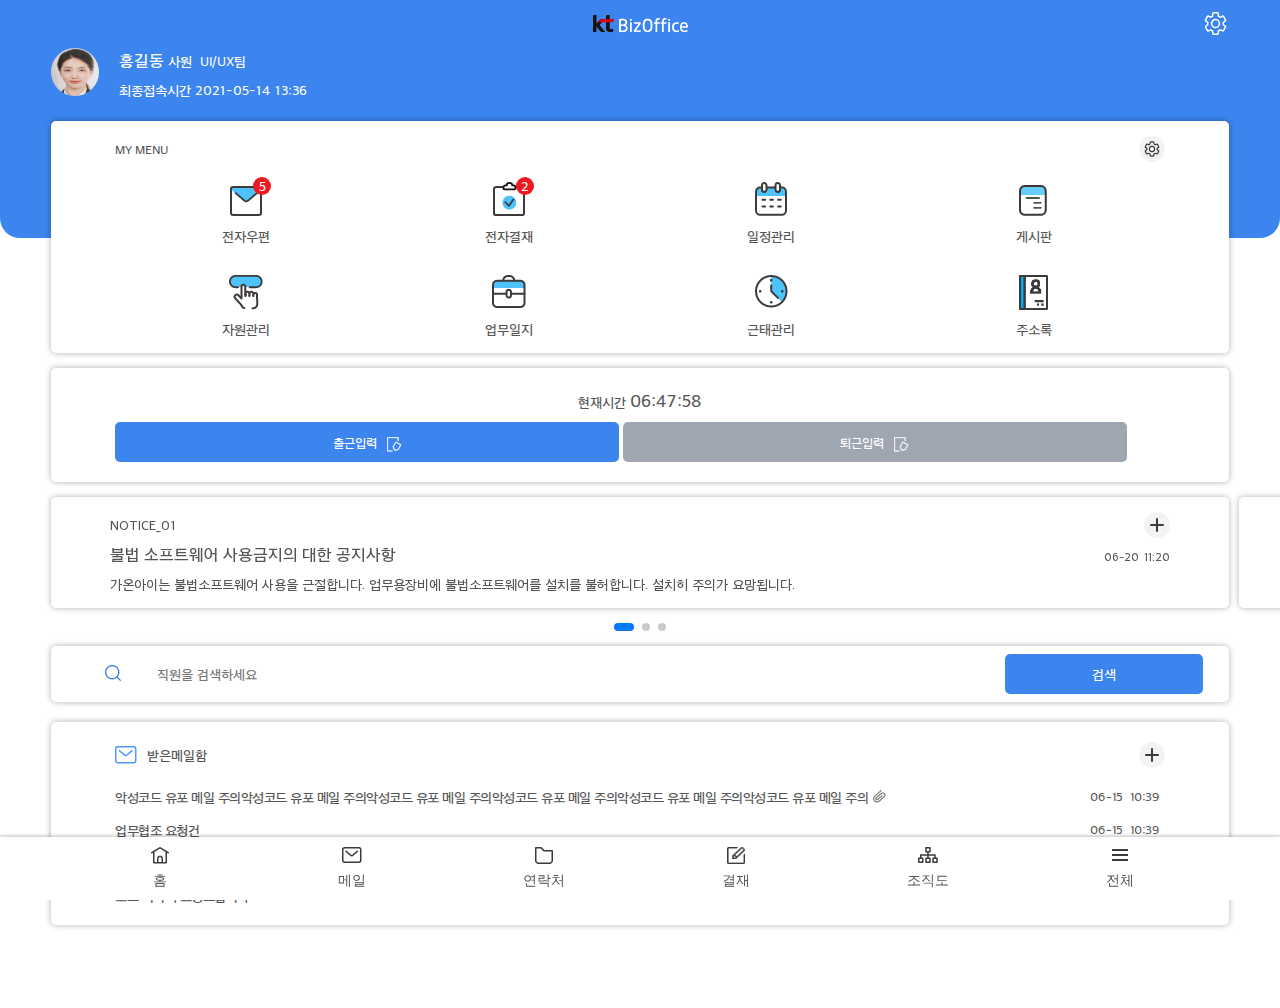
<file: 20210806_비즈오피스_모바일/mobile_index.html>
<html>
    <head>
        <meta charset="utf-8">
        <script src="https://ajax.googleapis.com/ajax/libs/jquery/1.12.4/jquery.min.js"></script>
        <meta name="viewport" content="user-scalable=yes, initial-scale=1.0, maximum-scale=8.0, minimum-scale=1.0, width=device-width">
        <link rel="stylesheet" href='swiper/swiper_cdn.css'/>
        <script src="swiper/swiper_cdn.js"></script>
        <script src='swiper/swiper.js'></script>
        <link rel='stylesheet' href='tagInput/tagInput.css'>
        <script src='tagInput/tagInput.js'></script>

        <link rel='stylesheet' type='text/css' href='css/font.css'/>
        <link rel='stylesheet' type='text/css' href='css/reset.css'/>
        <link rel='stylesheet' type='text/css' href='css/main.css'/>
        <link rel='stylesheet' type='text/css' href='css/mail_list.css'/>
        <link rel='stylesheet' type='text/css' href='css/mail_write.css'/>
        <link rel='stylesheet' type='text/css' href='css/footer.css'/>
        <link rel='stylesheet' type='text/css' href='css/menu_tab.css'/>
        <link rel='stylesheet' type='text/css' href='css/organization_chart.css'/>
        <link rel='stylesheet' type='text/css' href='css/contact.css'/>
        <link rel='stylesheet' type='text/css' href='css/mail_confirm.css'/>
        <link rel='stylesheet' type='text/css' href='css/payment.css'/>
        <script src='js/main.js'></script>
    </head>

    <body>
        <div class='wrapper'>
            <!-- main_content 시작 -->
            <div class='main_content layOut_layer' style='display:block;'>
                <header class='clearfix'>
                    <span class='kt_logo'><img src='images/logo.png' alt='kt bizoffice'></span>
                    <span class='setting_icon'><img src='images/setting_btn.png'></span>
                </header>

                <!-- info 시작 -->
                <section class='info clearfix'>
                    <p class='info_photo'>
                        <img src='images/user_photo.jpg' width='48px' height='48px'>
                    </p>

                    <dl class='info_txt'>
                        <dt><span class='info_name'>홍길동</span>&nbsp;사원&nbsp;&nbsp;UI/UX팀</dt>
                        <dd>최종접속시간&nbsp;2021-05-14&nbsp;13:36</dd>
                    </dl>
                </section>
                <!-- info 끝 -->

                <!-- my_menu 시작 -->
                <section class='my_menu clearfix'>
                    <dl class='my_menu_title'>
                        <dt>MY MENU</dt>
                        <dd><img src='images/my_menu_setting.png'></dd>
                    </dl>

                    <ul class='clearfix'>
                        <li class='my_menu_01 mb10'>
                            <dl>
                                <dt><img src='images/my_menu_01.png' style='margin-top:4px'></dt>
                                <dd>전자우편</dd>
                                <dd class='current_count'><span>5</span></dd>
                            </dl>
                        </li>
                        <li class='my_menu_01'>
                            <dl>
                                <dt><img src='images/my_menu_02.png'></dt>
                                <dd>전자결재</dd>
                                <dd class='current_count'><span>2</span></dd>
                            </dl>
                        </li>
                        <li class='my_menu_01'>
                            <dl>
                                <dt><img src='images/my_menu_03.png'></dt>
                                <dd>일정관리</dd>
                            </dl>
                        </li>
                        <li class='my_menu_01'>
                            <dl>
                                <dt><img src='images/my_menu_04.png' style='margin-top:3px'></dt>
                                <dd>게시판</dd>
                            </dl>
                        </li>
                        <li class='my_menu_01'>
                            <dl>
                                <dt><img src='images/my_menu_05.png'></dt>
                                <dd>자원관리</dd>
                            </dl>
                        </li>
                        <li class='my_menu_01'>
                            <dl>
                                <dt><img src='images/my_menu_06.png'></dt>
                                <dd>업무일지</dd>
                            </dl>
                        </li>
                        <li class='my_menu_01'>
                            <dl>
                                <dt><img src='images/my_menu_07.png'></dt>
                                <dd>근태관리</dd>
                            </dl>
                        </li>
                        <li class='my_menu_01'>
                            <dl>
                                <dt><img src='images/my_menu_08.png' height='35px'></dt>
                                <dd>주소록</dd>
                            </dl>
                        </li>
                    </ul>
                </section>
                <!-- my_menu 끝 -->

                <!-- 출퇴 시작 -->
                <section class='time_check'>
                    <p class='current_time'>
                        현재시간 <span><span id='current_hours'></span>:<span id='current_minutes'></span>:<span id='current_seconds'></span></span>
                    </p>
                    <p class='in_out_check'>
                        <span class='time_check_in on'>출근입력<img src='images/check_icon.png'></span>
                        <span class='time_check_out'>퇴근입력<img src='images/check_icon.png'></span>
                    </p>
                </section>
                <!-- 출퇴 끝 -->

                <!-- 공지사항 시작 -->
                <section class='notice swiper-container'>
                    <ul class='clearfix swiper-wrapper'>
                        <li class="swiper-slide">
                            <dl>
                                <dt>NOTICE_01</dt>
                                <dd class='more_btn'><img src='images/more_btn.png'></dd>
                            </dl>
                            <div class='notice_content'>
                                <dl class='cont_title'>
                                    <dt>불법 소프트웨어 사용금지의 대한 공지사항</dt>
                                    <dd class='cont_time'>11:20</dd>
                                    <dd class='cont_date'>06-20</dd>
                                </dl>
                                <p>가온아이는 불법소프트웨어 사용을 근절합니다. 업무용장비에 불법소프트웨어를 설치를 불허합니다. 설치히 주의가 요망됩니다.</p>
                            </div>
                        </li>
                        <li class="swiper-slide">
                            <dl>
                                <dt>NOTICE_02</dt>
                                <dd class='more_btn'><img src='images/more_btn.png'></dd>
                            </dl>
                            <div class='notice_content'>
                                <dl class='cont_title'>
                                    <dt>불법 소프트웨어 사용금지의 대한 공지사항</dt>
                                    <dd class='cont_time'>11:20</dd>
                                    <dd class='cont_date'>06-20</dd>
                                </dl>
                                <p>가온아이는 불법소프트웨어 사용을 근절합니다. 업부용장비에 불법소프트웨어를 설치를 불허합니다. 설치히 주의가 요망됩니다.</p>
                            </div>
                        </li>
                        <li class="swiper-slide">
                            <dl>
                                <dt>NOTICE_03</dt>
                                <dd class='more_btn'><img src='images/more_btn.png'></dd>
                            </dl>
                            <div class='notice_content'>
                                <dl class='cont_title'>
                                    <dt>불법 소프트웨어 사용금지의 대한 공지사항</dt>
                                    <dd class='cont_time'>11:20</dd>
                                    <dd class='cont_date'>06-20</dd>                                </dl>
                                <p>가온아이는 불법소프트웨어 사용을 근절합니다. 업부용장비에 불법소프트웨어를 설치를 불허합니다. 설치히 주의가 요망됩니다.</p>
                            </div>
                        </li>
                    </ul>
                    <!-- <section class='notice_navi'> -->
                    <div class="swiper-pagination"></div>
                    <!-- </section> -->
                </section>
                <!-- 공지사항 끝 -->

                <!-- 공지사항 네비 시작 -->
                
                <!-- 공지사항 네비 끝 -->


                <!-- 직원찾기 시작 -->
                <section class='employee_search'>
                    <form action='#' name='employee_search' class='clearfix'>
                        <img src='images/search_icon.png'><input type='text' placeholder='직원을 검색하세요'><span class='employee_search_btn'>검색</span>
                    </form>
                </section>
                <!-- 직원찾기 끝 -->

                <!-- 메일 시작 -->
                <section class='mail'>
                    <dl class='mail_title clearfix'>
                        <dt><img src='images/mail_icon.png'></dt>
                        <dt><span>받은메일함</span></dt>
                        <dd class='more_btn'><img src='images/more_btn.png'></dd>
                    </dl>
                    <div class='mail_list clearfix'>
                        <dl>
                            <dt class='mail_txt'>악성코드 유포 메일 주의악성코드 유포 메일 주의악성코드 유포 메일 주의악성코드 유포 메일 주의악성코드 유포 메일 주의악성코드 유포 메일 주의</dt><span class='link_icon'><img src='images/line_icon.png'></span>
                            <dd class='mail_time'>10:39</dd>
                            <dd class='mail_date'>06-15</dd>
                        </dl>
                        <dl>
                            <dt class='mail_txt'>업무협조 요청건</dt>
                            <dd class='mail_time'>10:39</dd>
                            <dd class='mail_date'>06-15</dd>
                        </dl>
                        <dl>
                            <dt class='mail_txt'>퇴근시 사무실 정리 안내</dt>
                            <dd class='mail_time'>10:39</dd>
                            <dd class='mail_date'>06-15</dd>
                        </dl>
                        <dl>
                            <dt class='mail_txt'>로고 이미지 요청드립니다</dt>
                            <dd class='mail_time'>10:39</dd>
                            <dd class='mail_date'>06-15</dd>
                        </dl>
                    </div>
                </section>
                <!-- 메일 끝 -->
            </div>
            <!-- main_content 끝 -->




            <!-- mail_content 시작 -->
            <div class='mail_content layOut_layer' style='display:none;'>

                <!-- 메일 상단 검은 상자 시작 -->
                <div class='list_checked_area'>
                    <dl class='clearfix'>
                        <dt><span class='current_maiL_amount'>12</span> / 100</dt>
                        <dd><span><img class='close_btn' src='images/mail_close_img.svg'></span></dd>
                    </dl>
                    <ul>
                        <li class='list_checked_menu_01'>
                            <dl>
                                <dt></dt>
                                <dd>전체선택</dd>
                            </dl>
                        </li>
                        <li class='list_checked_menu_02'>
                            <dl>
                                <dt></dt>
                                <dd>읽음</dd>
                            </dl>
                        </li>
                        <li class='list_checked_menu_03'>
                            <dl>
                                <dt></dt>
                                <dd>삭제</dd>
                            </dl>
                        </li>
                        <li class='list_checked_menu_04'>
                            <dl>
                                <dt></dt>
                                <dd>이동</dd>
                            </dl>
                        </li>
                        <li class='list_checked_menu_05'>
                            <dl>
                                <dt></dt>
                                <dd>스팸</dd>
                            </dl>
                        </li>
                    </ul>
                </div>
                <!-- 메일 상단 검은 상자 끝 -->


                <!-- header 시작-->
                <header class='clearfix'>
                    <span class='prev_page_btn'><img src='images/mail_prev_arrow.svg'></span>
                    <span>전자우편</span>
                    <span class='mail_search'><img src='images/mail_search.svg'></span>
                </header>
                <!-- header 끝 -->


                <!-- mail_list 시작 -->
                <div class='mail_list_area'>
                    <dl class='mail_list_title clearfix'>
                        <dt>
                            <span class='check_icon'><img src='images/mail_check_icon.svg'></span>
                            받은편지함
                            <span class='current_mail_amount'>13</span>
                        </dt>
                        <dd>
                            <span class='mail_reload'><img src='images/mail_reload.svg'></span>
                            <span class='mail_option'><img src='images/mail_option.svg'></span>
                        </dd>
                    </dl>
                    

                    <ul class='mail_list'>
                        <li>
                            <div class='list_left_area'>
                                <input type='checkbox' id='mail_list_01'>
                                <label for='mail_list_01'>
                                    <span></span>
                                </label>
                            </div>

                            <div class='list_right_area'>
                                <dl class='list_DL_01'>
                                    <dt>홍길동</dt>
                                    <dd class='favorite favorite_on'><span></span></dd>
                                    <dd class='mail_list_time'>10:39</dd>
                                    <dd class='mail_list_date'>2020.05.15</dd>
                                </dl>

                                <dl class='list_DL_02'>
                                    <dt class='grade_up'>[지원요청] 한림성심대학교 "그룹웨어 지원요청 건"</dt>
                                    <dd><span></span></dd>
                                </dl>
                            </div>
                        </li>

                        <li>
                            <div class='list_left_area'>
                                <input type='checkbox' id='mail_list_02'>
                                <label for='mail_list_02'>
                                    <span></span>
                                </label>
                            </div>

                            <div class='list_right_area'>
                                <dl class='list_DL_01'>
                                    <dt>홍길동</dt>
                                    <dd class='favorite favorite_off'><span></span></dd>
                                    <dd class='mail_list_time'>10:39</dd>
                                    <dd class='mail_list_date'>2020.05.15</dd>
                                </dl>

                                <dl class='list_DL_02'>
                                    <dt class='grade_down'>악성코드 유포 메일 주의</dt>
                                    <dd><span></span></dd>
                                </dl>
                            </div>
                        </li>

                        <li>
                            <div class='list_left_area'>
                                <input type='checkbox' id='mail_list_03'>
                                <label for='mail_list_03'>
                                    <span></span>
                                </label>
                            </div>

                            <div class='list_right_area'>
                                <dl class='list_DL_01'>
                                    <dt>홍길동</dt>
                                    <dd class='favorite favorite_off'><span></span></dd>
                                    <dd class='mail_list_time'>10:39</dd>
                                    <dd class='mail_list_date'>2020.05.15</dd>
                                </dl>

                                <dl class='list_DL_02'>
                                    <dt class=''>[인사/동정/부음] 7월 22일자 인사/동정/부음 안내</dt>
                                    <dd><span></span></dd>
                                </dl>
                            </div>
                        </li>

                        <li>
                            <div class='list_left_area'>
                                <input type='checkbox' id='mail_list_04'>
                                <label for='mail_list_04'>
                                    <span></span>
                                </label>
                            </div>

                            <div class='list_right_area'>
                                <dl class='list_DL_01'>
                                    <dt>홍길동</dt>
                                    <dd class='favorite favorite_off'><span></span></dd>
                                    <dd class='mail_list_time'>10:39</dd>
                                    <dd class='mail_list_date'>2020.05.15</dd>
                                </dl>

                                <dl class='list_DL_02'>
                                    <dt class=''>[가천대] 모바일 휴가기안 화면 디자인 작업 작업 작업</dt>
                                    <dd><span></span></dd>
                                </dl>
                            </div>
                        </li>

                        <li>
                            <div class='list_left_area'>
                                <input type='checkbox' id='mail_list_05'>
                                <label for='mail_list_05'>
                                    <span></span>
                                </label>
                            </div>

                            <div class='list_right_area'>
                                <dl class='list_DL_01'>
                                    <dt>홍길동</dt>
                                    <dd class='favorite favorite_off'><span></span></dd>
                                    <dd class='mail_list_time'>10:39</dd>
                                    <dd class='mail_list_date'>2020.05.15</dd>
                                </dl>

                                <dl class='list_DL_02'>
                                    <dt class=''>[현대차증권] 디자인 시안 4차 요청</dt>
                                    <dd><span></span></dd>
                                </dl>
                            </div>
                        </li>

                        <li>
                            <div class='list_left_area'>
                                <input type='checkbox' id='mail_list_06'>
                                <label for='mail_list_06'>
                                    <span></span>
                                </label>
                            </div>

                            <div class='list_right_area'>
                                <dl class='list_DL_01'>
                                    <dt>홍길동</dt>
                                    <dd class='favorite favorite_off'><span></span></dd>
                                    <dd class='mail_list_time'>10:39</dd>
                                    <dd class='mail_list_date'>2020.05.15</dd>
                                </dl>

                                <dl class='list_DL_02'>
                                    <dt class=''>[반차공지] UI/UX팀 정수연 (07/23 오후)</dt>
                                    <dd><span></span></dd>
                                </dl>
                            </div>
                        </li>

                        <li>
                            <div class='list_left_area'>
                                <input type='checkbox' id='mail_list_07'>
                                <label for='mail_list_07'>
                                    <span></span>
                                </label>
                            </div>

                            <div class='list_right_area'>
                                <dl class='list_DL_01'>
                                    <dt>홍길동</dt>
                                    <dd class='favorite favorite_off'><span></span></dd>
                                    <dd class='mail_list_time'>10:39</dd>
                                    <dd class='mail_list_date'>2020.05.15</dd>
                                </dl>

                                <dl class='list_DL_02'>
                                    <dt class=''>[닷넷표준모듈] 로그인 기능 추가관련문의</dt>
                                    <dd><span></span></dd>
                                </dl>
                            </div>
                        </li>

                        <li>
                            <div class='list_left_area'>
                                <input type='checkbox' id='mail_list_08'>
                                <label for='mail_list_08'>
                                    <span></span>
                                </label>
                            </div>

                            <div class='list_right_area'>
                                <dl class='list_DL_01'>
                                    <dt>홍길동</dt>
                                    <dd class='favorite favorite_off'><span></span></dd>
                                    <dd class='mail_list_time'>10:39</dd>
                                    <dd class='mail_list_date'>2020.05.15</dd>
                                </dl>

                                <dl class='list_DL_02'>
                                    <dt class=''>악성코드 유포 메일 주의</dt>
                                    <dd><span></span></dd>
                                </dl>
                            </div>
                        </li>
                    </ul>
                </div>

                <aside>
                    <div class='top_move' onclick='window.scrollTo(0,0);'></div>
                    <div class='write_page_move'></div>
                </aside>
            </div>
            <!-- mail_list 끝 -->


            <!-- mail_write 시작 -->
            <div class='mail_write layOut_layer'>
                <header class=''>
                    <dl>
                        <dt class='write_L'><img class='mail_write_close' src='images/close_icon.png' width='14px' height='14px'></dt>
                        <dd class='write_R send_mail'><span><img src='images/mail_send.svg'></span>발송</dd>
                        <dd class='write_R send_me'>내게쓰기</dd>
                        <dd class='write_R sign'>서명</dd>
                    </dl>
                </header>

                <div class='write_layout_area'>
                    <form>
                    <dl class='write_layout write_layout_form'>
                        <dt class='write_L_form receiver_txt'><span>받는사람</span><span class='reference_expand_icon'></span></dt>
                        <dd class='write_search'>
                            <div class='form-group'>
                                <label for='tags'></label>
                                <div class='form-control tags' id='tags'>
                                    <input type='text' class='labelinput'>
                                    <input type='hidden' value name='result'>
                                </div>
                            </div>
                        </dd>
                        <dd class='write_R_form'>
                            <span class='tree'></span><span class='address_icon'></span>
                        </dd>
                    </dl>

                    <div class='reference_expand_area'>
                        <dl class='write_layout write_layout_form'>
                            <dt class='write_L_form receiver_txt'><span>참조</span></dt>
                            <dd class='write_search'>
                                <div class='form-group'>
                                    <label for='tags'></label>
                                    <div class='form-control tags2' id='tags2'>
                                        <input type='text' class='labelinput'>
                                        <input type='hidden' value name='result'>
                                    </div>
                                </div>
                            </dd>
                            <dd class='write_R_form'>
                                <span class='tree'></span><span class='address_icon'></span>
                            </dd>
                        </dl>

                        <dl class='write_layout write_layout_form'>
                            <dt class='write_L_form receiver_txt'><span>숨은참조</span></dt>
                            <dd class='write_search'>
                                <div class='form-group'>
                                    <label for='tags'></label>
                                    <div class='form-control tags' id='tags3'>
                                        <input type='text' class='labelinput'>
                                        <input type='hidden' value name='result'>
                                    </div>
                                </div>
                            </dd>
                            <dd class='write_R_form'>
                                <span class='tree'></span><span class='address_icon'></span>
                            </dd>
                        </dl>
                    </div>

                    <div class='write_layout write_title'>
                        <input type='text' placeholder='제목을 입력해주세요'>
                    </div>

                    <div class='write_layout add_file_area'>
                        <dl class='add_file'>
                            <dt class='write_L'><span class='add_file_title'>첨부파일</span><span class='reference_expand_icon'></dt>
                            <dt class='write_L'><span class='add_file_amount'>2개</span> (106MB)</dt>
                            <dd class='write_R'><span class='file_link_icon'></span></dd>
                            <dd class='write_R per_area'><span class='per_outer'><span class='per_inner'></span></span>70%</dd>
                        </dl>
                        <div class='file_area'>
                            <ul class=''>
                                <li>
                                    <dl>
                                        <dt class='write_L'><span class='file_type_jpg'></span>3.1MB</dt>
                                        <dd class='write_R'><span class='file_delete'></span></dd>
                                    </dl>
                                    <p>화면설계서.jpg</p>
                                </li>
                                <li>
                                    <dl>
                                        <dt class='write_L'><span class='file_type_ppt'></span>100MB</dt>
                                        <dd class='write_R'><span class='file_delete'></span></dd>
                                    </dl>
                                    <p>화면설계_와이어프레임 프레임프레임프레임.ppt</p>
                                </li>
                                <li>
                                    <dl>
                                        <dt class='write_L'><span class='file_type_jpg'></span>3.1MB</dt>
                                        <dd class='write_R'><span class='file_delete'></span></dd>
                                    </dl>
                                    <p>화면설계서.jpg</p>
                                </li>
                            </ul>
                        </div>
                    </div>

                    <div class='mail_text_area'>
                        <textarea placeholder="내용을 입력해 주세요"></textarea>
                    </div>
                    </form>
                </div>
            </div>
            <!-- 메시지 작성 페이지 끝 -->


            <!-- 조직도 시작 -->
            <div class='organization_chart layOut_layer'>
                <header>
                    <p>
                        <span class='close_btn'></span>
                        <span class='header_txt'>조직도</span>
                    </p>
                </header>

                <div class='chart_area'>
                    <ul class='chart_depth_01'>
                        <li class='expand on'><p><span class='expand_icon'></span><span>(주)가온아이</span></p>
                            <ul class='chart_depth_02'>
                                <li class='expand'><span class='expand_icon'></span><span>SS사업부</span>
                                    <ul class='chart_depth_03'>
                                        <li class='expand'><span class='expand_icon'></span><span>SS기술영업팀</span>
                                            <ul class='chart_depth_04'>
                                                <li><span class='line_bg'></span><span>기술영업사원1</span></li>
                                                <li><span class='line_bg'></span><span>기술영업사원2</span></li>
                                                <li><span class='line_bg'></span><span>기술영업사원3</span></li>
                                                <li><span class='line_bg'></span><span>기술영업사원4</span></li>
                                            </ul>
                                        </li>
                                    </ul>
                                </li>

                                <li class='expand'><span class='expand_icon'></span><span>CS사업부</span>
                                    <ul class='chart_depth_03'>
                                        <li class='expand down'><span class='expand_icon'></span><span>CS개발팀1</span>
                                            <ul class='chart_depth_04'>
                                                <li class='vertical_line'><span class='line_bg'></span><span>CS개발팀사원1</span></li>
                                                <li class='vertical_line'><span class='line_bg'></span><span>CS개발팀사원1</span></li>
                                            </ul>
                                        </li>
                                    </ul>

                                    <ul class='chart_depth_03'>
                                        <li class='expand up'><span class='expand_icon'></span><span>CS개발팀2</span>
                                            <ul class='chart_depth_04'>
                                                <li><span class='line_bg'></span><span>CS개발팀사원1</span></li>
                                                <li><span class='line_bg'></span><span>CS개발팀사원1</span></li>
                                                <li><span class='line_bg'></span><span>CS개발팀사원1</span></li>
                                            </ul>
                                        </li>
                                    </ul>
                                </li>

                                <li class='expand'><span class='expand_icon'></span><span>해외사업부</span>
                                    <ul class='chart_depth_03'>
                                        <li class='expand down'><span class='expand_icon'></span><span>일본사업팀</span>
                                            <ul class='chart_depth_04'>
                                                <li class='vertical_line'><span class='line_bg'></span><span>일본사업팀사원1</span></li>
                                                <li class='vertical_line'><span class='line_bg'></span><span>일본사업팀사원2</span></li>
                                                <li class='vertical_line'><span class='line_bg'></span><span>일본사업팀사원3</span></li>
                                            </ul>
                                        </li>
                                    </ul>

                                    <ul class='chart_depth_03'>
                                        <li class='expand up'><span class='expand_icon'></span><span>미국사업팀</span>
                                            <ul class='chart_depth_04'>
                                                <li><span class='line_bg'></span><span>미국사업팀사원1</span></li>
                                                <li><span class='line_bg'></span><span>미국사업팀사원2</span></li>
                                                <li><span class='line_bg'></span><span>미국사업팀사원3</span></li>
                                            </ul>
                                        </li>
                                    </ul>
                                </li>

                                <li class='expand'><span class='expand_icon'></span><span>클라우드사업부</span>
                                    <ul class='chart_depth_03'>
                                        <li class='expand down'><span class='expand_icon'></span><span>운영팀</span>
                                            <ul class='chart_depth_04'>
                                                <li class='vertical_line'><span class='line_bg'></span><span>운영팀사원1</span></li>
                                                <li class='vertical_line'><span class='line_bg'></span><span>운영팀사원2</span></li>
                                                <li class='vertical_line'><span class='line_bg'></span><span>운영팀사원3</span></li>
                                            </ul>
                                        </li>
                                        <li class='expand up down'><span class='expand_icon'></span><span>영업마케팅팀</span>
                                            <ul class='chart_depth_04'>
                                                <li class='vertical_line'><span class='line_bg'></span><span>영업마케팅팀사원1</span></li>
                                                <li class='vertical_line'><span class='line_bg'></span><span>영업마케팅팀사원1</span></li>
                                                <li class='vertical_line'><span class='line_bg'></span><span>영업마케팅팀사원1</span></li>
                                            </ul>
                                        </li>
                                        <li class='expand up'><span class='expand_icon'></span><span>비즈메카팀</span>
                                            <ul class='chart_depth_04'>
                                                <li><span class='line_bg'></span><span>비즈메카팀사원1</span></li>
                                                <li><span class='line_bg'></span><span>비즈메카팀사원1</span></li>
                                                <li><span class='line_bg'></span><span>비즈메카팀사원1</span></li>
                                            </ul>
                                        </li>
                                    </ul>
                                </li>
                                
                                <li><span class='expand_icon'></span><span>기록관리사업부</span>
                                </li>

                                <li><span class='expand_icon'></span><span>공공융합사업부</span>
                                </li>

                                <li class='expand'><span class='expand_icon'></span><span>유통사업부</span>
                                    <ul class='chart_depth_03'>
                                        <li class='expand down'><span class='expand_icon'></span><span>유통1팀</span>
                                            <ul class='chart_depth_04'>
                                                <li class='vertical_line'><span class='line_bg'></span>유통1팀사원1</li>
                                                <li class='vertical_line'><span class='line_bg'></span>유통1팀사원2</li>
                                                <li class='vertical_line'><span class='line_bg'></span>유통1팀사원3</li>
                                            </ul>
                                        </li>
                                        <li class='expand up down'><span class='expand_icon'></span><span>유통2팀</span>
                                            <ul class='chart_depth_04'>
                                                <li class='vertical_line'><span class='line_bg'></span>유통2팀사원1</li>
                                                <li class='vertical_line'><span class='line_bg'></span>유통2팀사원2</li>
                                                <li class='vertical_line'><span class='line_bg'></span>유통2팀사원3</li>
                                            </ul>
                                        </li>
                                        <li class='expand up'><span class='expand_icon'></span><span>유통3팀</span>
                                            <ul class='chart_depth_04'>
                                                <li><span class='line_bg'></span>유통3팀사원1</li>
                                                <li><span class='line_bg'></span>유통3팀사원2</li>
                                                <li><span class='line_bg'></span>유통3팀사원3</li>
                                            </ul>
                                        </li>
                                    </ul>
                                </li>

                                <li><span class='expand_icon'></span><span>CSP사업부</span>
                                </li>

                                <li class='expand'><span class='expand_icon'></span><span>고객만족사업부</span>
                                    <ul class='chart_depth_03'>
                                        <li class='expand down'><span class='expand_icon'></span><span>솔루션기획팀</span>
                                            <ul class='chart_depth_04'>
                                                <li class='vertical_line'><span class='line_bg'></span><span>솔루션기획팀사원1</span></li></li>
                                                <li class='vertical_line'><span class='line_bg'></span><span>솔루션기획팀사원2</span></li></li>
                                                <li class='vertical_line'><span class='line_bg'></span><span>솔루션기획팀사원3</span></li></li>
                                            </ul>
                                        </li>
                                        <li class='expand up down'><span class='expand_icon'></span><span>QC팀</span>
                                            <ul class='chart_depth_04'>
                                                <li class='vertical_line'><span class='line_bg'></span><span>QC팀사원1</span></li></li>
                                                <li class='vertical_line'><span class='line_bg'></span><span>QC팀사원2</span></li></li>
                                                <li class='vertical_line'><span class='line_bg'></span><span>QC팀사원3</span></li></li>
                                            </ul>
                                        </li>
                                        <li class='expand up'><span class='expand_icon'></span><span>컨설팅팀</span>
                                            <ul class='chart_depth_04'>
                                                <li><span class='line_bg'></span><span>컨설팅팀사원1</span></li></li>
                                                <li><span class='line_bg'></span><span>컨설팅팀사원2</span></li></li>
                                                <li><span class='line_bg'></span><span>컨설팅팀사원3</span></li></li>
                                            </ul>
                                        </li>
                                    </ul>
                                </li>

                                <li class='expand'><span class='expand_icon'></span><span>SS개발부</span>
                                    <ul class='chart_depth_03'>
                                        <li class='expand down'><span class='expand_icon'></span><span>개발1팀</span>
                                            <ul class='chart_depth_04'>
                                                <li class='vertical_line'><span class='line_bg'></span><span>개발1팀사원1</span></li>
                                                <li class='vertical_line'><span class='line_bg'></span><span>개발1팀사원2</span></li>
                                                <li class='vertical_line'><span class='line_bg'></span><span>개발1팀사원3</span></li>
                                            </ul>
                                        </li>
                                        <li class='expand up down'><span class='expand_icon'></span><span>개발2팀</span>
                                            <ul class='chart_depth_04'>
                                                <li class='vertical_line'><span class='line_bg'></span><span>개발2팀사원1</span></li>
                                                <li class='vertical_line'><span class='line_bg'></span><span>개발2팀사원2</span></li>
                                                <li class='vertical_line'><span class='line_bg'></span><span>개발2팀사원3</span></li>
                                            </ul>
                                        </li>
                                        <li class='expand up'><span class='expand_icon'></span><span>솔루션2팀</span>
                                            <ul class='chart_depth_04'>
                                                <li><span class='line_bg'></span><span>솔루션2팀사원1</span></li>
                                                <li><span class='line_bg'></span><span>솔루션2팀사원2</span></li>
                                                <li><span class='line_bg'></span><span>솔루션2팀사원3</span></li>
                                            </ul>
                                        </li>
                                    </ul>
                                </li>

                                <li><span class='expand_icon'></span><span>ES개발부</span>
                                </li>

                                <li class='expand'><span class='expand_icon'></span><span>MI개발부</span>
                                    <ul class='chart_depth_03'>
                                        <li class='expand down'><span class='expand_icon'></span><span>Mobile팀</span>
                                            <ul class='chart_depth_04'>
                                                <li class='vertical_line'><span class='line_bg'></span><span>Mobile팀사원1</span></li>
                                                <li class='vertical_line'><span class='line_bg'></span><span>Mobile팀사원2</span></li>
                                                <li class='vertical_line'><span class='line_bg'></span><span>Mobile팀사원3</span></li>
                                            </ul>
                                        </li>
                                        <li class='expand up down'><span class='expand_icon'></span><span>Innovation팀</span>
                                            <ul class='chart_depth_04'>
                                                <li class='vertical_line'><span class='line_bg'></span><span>Innovation팀사원1</span></li>
                                                <li class='vertical_line'><span class='line_bg'></span><span>Innovation팀사원2</span></li>
                                                <li class='vertical_line'><span class='line_bg'></span><span>Innovation팀사원3</span></li>
                                            </ul>
                                        </li>
                                        <li class='expand up'><span class='expand_icon'></span><span>test</span>
                                            <ul class='chart_depth_04'>
                                                <li><span class='line_bg'></span><span>test팀사원1</span></li>
                                                <li><span class='line_bg'></span><span>test팀사원2</span></li>
                                                <li><span class='line_bg'></span><span>test팀사원3</span></li>
                                            </ul>
                                        </li>
                                    </ul>
                                </li>

                                <li><span class='expand_icon'></span><span>플랫폼컨설팅사업부</span>
                                </li>

                                <li class='expand'><span class='expand_icon'></span><span>지식관리연구소</span>
                                    <ul class='chart_depth_03'>
                                        <li class='expand down'><span class='expand_icon'></span><span>협업솔루션팀</span>
                                            <ul class='chart_depth_04'>
                                                <li class='vertical_line'><span class='line_bg'></span><span>협업솔루션팀사원1</span></li>
                                                <li class='vertical_line'><span class='line_bg'></span><span>협업솔루션팀사원2</span></li>
                                                <li class='vertical_line'><span class='line_bg'></span><span>협업솔루션팀사원3</span></li>
                                            </ul>
                                        </li>
                                        <li class='expand up down'><span class='expand_icon'></span><span>솔루션1팀</span>
                                            <ul class='chart_depth_04'>
                                                <li class='vertical_line'><span class='line_bg'></span><span>솔루션1팀사원1</span></li>
                                                <li class='vertical_line'><span class='line_bg'></span><span>솔루션1팀사원2/span></li>
                                                <li class='vertical_line'><span class='line_bg'></span><span>솔루션1팀사원3</span></li>
                                            </ul>
                                        </li>
                                        <li class='expand up down'><span class='expand_icon'></span><span>UI/UX팀</span>
                                            <ul class='chart_depth_04'>
                                                <li class='vertical_line'><span class='line_bg'></span><span>UI/UX팀사원1</span></li>
                                                <li class='vertical_line'><span class='line_bg'></span><span>UI/UX팀사원2</span></li>
                                                <li class='vertical_line'><span class='line_bg'></span><span>UI/UX팀사원3</span></li>
                                            </ul>
                                        </li>
                                        <li class='expand up down'><span class='expand_icon'></span><span>신사업팀</span>
                                            <ul class='chart_depth_04'>
                                                <li class='vertical_line'><span class='line_bg'></span><span>신사업팀사원1</span></li>
                                                <li class='vertical_line'><span class='line_bg'></span><span>신사업팀사원2</span></li>
                                                <li class='vertical_line'><span class='line_bg'></span><span>신사업팀사원3</span></li>
                                            </ul>
                                        </li>
                                        <li class='expand up'><span class='expand_icon'></span><span>클라우드팀</span>
                                            <ul class='chart_depth_04'>
                                                <li><span class='line_bg'></span><span>클라우드팀사원1</span></li>
                                                <li><span class='line_bg'></span><span>클라우드팀사원2</span></li>
                                                <li><span class='line_bg'></span><span>클라우드팀사원3</span></li>
                                            </ul>
                                        </li>
                                    </ul>
                                </li>

                                <li><span class='expand_icon'></span><span>경영지원실</span>
                                </li>
                                
                                <li><span class='expand_icon'></span><span>전략기획실</span>
                                </li>

                                <li><span class='expand_icon'></span><span>기획마케팅팀</span>
                                </li>

                                <li class='expand'><span class='expand_icon'></span><span>CC사업부</span>
                                    <ul class='chart_depth_03'>
                                        <li class='expand'><span class='expand_icon'></span><span>CC기술영업팀</span>
                                            <ul class='chart_depth_04'>
                                                <li><span class='line_bg'></span><span>CC기술영업팀사원1</span></li>
                                                <li><span class='line_bg'></span><span>CC기술영업팀사원2</span></li>
                                                <li><span class='line_bg'></span><span>CC기술영업팀사원3</span></li>
                                            </ul>
                                        </li>
                                    </ul>
                                </li>

                                <li><span class='expand_icon'></span><span>해외마케팅팀</span>
                                </li>

                                <li class='expand'><span class='expand_icon'></span><span>프로젝트팀</span>
                                    <ul class='chart_depth_03'>
                                        <li class='expand down'><span class='expand_icon'></span><span>기록연구사</span>
                                            <ul class='chart_depth_04'>
                                                <li class='vertical_line'><span class='line_bg'></span><span>기록연구사사원1</span></li>
                                                <li class='vertical_line'><span class='line_bg'></span><span>기록연구사사원2</span></li>
                                                <li class='vertical_line'><span class='line_bg'></span><span>기록연구사사원3</span></li>
                                            </ul>
                                        </li>
                                        <li class='expand up down'><span class='expand_icon'></span><span>유통산업본부TM</span>
                                            <ul class='chart_depth_04'>
                                                <li class='vertical_line'><span class='line_bg'></span><span>유통산업본부TM사원1</span></li>
                                                <li class='vertical_line'><span class='line_bg'></span><span>유통산업본부TM사원2</span></li>
                                                <li class='vertical_line'><span class='line_bg'></span><span>유통산업본부TM사원3</span></li>
                                            </ul>
                                        </li>
                                        <li class='expand up'><span class='expand_icon'></span><span>프로젝트</span>
                                            <ul class='chart_depth_04'>
                                                <li><span class='line_bg'></span><span>프로젝트사원1</span></li>
                                                <li><span class='line_bg'></span><span>프로젝트사원2</span></li>
                                                <li><span class='line_bg'></span><span>프로젝트사원3</span></li>
                                            </ul>
                                        </li>
                                    </ul>
                                </li>

                                <li class='expand'><span class='expand_icon'></span><span>지원부서</span>
                                    <ul class='chart_depth_03'>
                                        <li class='expand down'><span class='expand_icon'></span><span>퇴사자임시</span>
                                            <ul class='chart_depth_04'>
                                                <li class='vertical_line'><span class='line_bg'></span><span>퇴사자임시1</span></li>
                                                <li class='vertical_line'><span class='line_bg'></span><span>퇴사자임시2</span></li>
                                                <li class='vertical_line'><span class='line_bg'></span><span>퇴사자임시3</span></li>
                                            </ul>
                                        </li>
                                        <li class='expand up down'><span class='expand_icon'></span><span>인턴</span>
                                            <ul class='chart_depth_04'>
                                                <li class='vertical_line'><span class='line_bg'></span><span>인턴사원1</span></li>
                                                <li class='vertical_line'><span class='line_bg'></span><span>인턴사원2</span></li>
                                                <li class='vertical_line'><span class='line_bg'></span><span>인턴사원3</span></li>
                                            </ul>
                                        </li>
                                        <li class='expand up down'><span class='expand_icon'></span><span>행정지원</span>
                                            <ul class='chart_depth_04'>
                                                <li class='vertical_line'><span class='line_bg'></span><span>행정지원사원1</span></li>
                                                <li class='vertical_line'><span class='line_bg'></span><span>행정지원사원2</span></li>
                                                <li class='vertical_line'><span class='line_bg'></span><span>행정지원사원3</span></li>
                                            </ul>
                                        </li>
                                        <li class='expand up down'><span class='expand_icon'></span><span>개발3팀</span>
                                            <ul class='chart_depth_04'>
                                                <li class='vertical_line'><span class='line_bg'></span><span>개발3팀사원1</span></li>
                                                <li class='vertical_line'><span class='line_bg'></span><span>개발3팀사원2</span></li>
                                                <li class='vertical_line'><span class='line_bg'></span><span>개발3팀사원3</span></li>
                                            </ul>
                                        </li>
                                        <li class='expand up down'><span class='expand_icon'></span><span>휴직자</span>
                                            <ul class='chart_depth_04'>
                                                <li class='vertical_line'><span class='line_bg'></span><span>휴직자사원1</span></li>
                                                <li class='vertical_line'><span class='line_bg'></span><span>휴직자사원2</span></li>
                                                <li class='vertical_line'><span class='line_bg'></span><span>휴직자사원3</span></li>
                                            </ul>
                                        </li>
                                        <li class='expand up down'><span class='expand_icon'></span><span>ezEKP개발팀</span>
                                            <ul class='chart_depth_04'>
                                                <li class='vertical_line'><span class='line_bg'></span><span>ezEKP개발팀사원1</span></li>
                                                <li class='vertical_line'><span class='line_bg'></span><span>ezEKP개발팀사원2</span></li>
                                                <li class='vertical_line'><span class='line_bg'></span><span>ezEKP개발팀사원3</span></li>
                                            </ul>
                                        </li>
                                        <li class='expand up down'><span class='expand_icon'></span><span>고객지원팀해피시스템</span>
                                            <ul class='chart_depth_04'>
                                                <li class='vertical_line'><span class='line_bg'></span><span>고객지원팀해피시스템사원1</span></li>
                                                <li class='vertical_line'><span class='line_bg'></span><span>고객지원팀해피시스템사원2</span></li>
                                                <li class='vertical_line'><span class='line_bg'></span><span>고객지원팀해피시스템사원3</span></li>
                                            </ul>
                                        </li>
                                        <li class='expand up'><span class='expand_icon'></span><span>클라우드센터</span>
                                            <ul class='chart_depth_04'>
                                                <li><span class='line_bg'></span><span>클라우드센터사원1</span></li>
                                                <li><span class='line_bg'></span><span>클라우드센터사원2</span></li>
                                                <li><span class='line_bg'></span><span>클라우드센터사원3</span></li>
                                            </ul>
                                        </li>
                                    </ul>
                                </li>
                            </ul>
                        </li>
                    </ul>
                </div>
            </div>
            <!-- 조직도 끝 -->


            <!-- 연락처 시작 -->
            <div class='contact layOut_layer'>
                <header>
                    <dl class='clearfix'>
                        <dt class='close_btn'><span></span></dt>
                        <dt class='header_txt'>연락처</dt>
                        <dd class='contact_icon'><span></span></dd>
                    </dl>
                </header>

                <div class='contact_tab'>
                    <span class='contact_tab_01 on'>조직도</span>
                    <span class='contact_tab_02'>주소록</span>
                </div>

                <form class='detail_tab'>
                    <ul class='detail_tab_select'>
                        <li class='tab_left'>조직선택</li>
                        <li class='tab_center'>
                            <span class='select_txt'>현대모비스</span>
                            <span class='right_icon'></span>
                            <span class='select_txt'>소속그룹명</span>
                            <span class='right_icon'></span>
                            <span class='select_txt'>소속실명</span>
                            <span class='right_icon'></span>
                            <span class='select_txt'>팀명</span>
                        </li>
                        <li class='tab_right'><span></span></li>
                    </ul>

                    <ul class='detail_tab_search'>
                        <li class='tab_left'>직원검색</li>
                        <li class='tab_center'>
                            <div class='form-group'>
                                <label for='tags'></label>
                                <div class='form-control tags' id='tags4'>
                                    <input type='text' class='labelinput' placeholder='검색어를 입력해주세요'>
                                    <input type='hidden' value name='result'>
                                </div>
                            </div>
                        <li class='tab_right'><span></span></li>
                    </ul>

                    <ul class='selected'>
                        <li class='tab_left'>직원선택</li>
                        <li class='tab_center'></li>
                    </ul>
                </form>

                <div class='contact_list_area'>
                    <p class='contact_list_amount'>총 <span><span class='amount_num'>10</span>건</span></p>
                    <ul class='contact_list'>
                        <li>
                            <ul class='contact_list_tab'>
                                <li class='tab_left'><span class='personal'></span></li>
                                <li class='tab_center'>
                                    <p><span class='contact_thick'>박길동</span> (인사팀)</p>
                                    <p><span class='contact_emial'>park@google.com</span></p>
                                </li>
                                <li class='tab_right'><span class='contact_add_icon'></span></li>
                            </ul>

                            <ul class='contact_list_tab'>
                                <li class='tab_left'><span class='personal'></span></li>
                                <li class='tab_center'>
                                    <p><span class='contact_thick'>박길동</span> (인사팀)</p>
                                    <p><span class='contact_emial'>park@google.com</span></p>
                                </li>
                                <li class='tab_right'><span class='contact_add_icon'></span></li>
                            </ul>

                            <ul class='contact_list_tab'>
                                <li class='tab_left'><span class='group'></span></li>
                                <li class='tab_center'>
                                    <p><span class='contact_thick'>홍보팀</span></p>
                                    <p><span class='contact_emial'>park@google.com</span></p>
                                </li>
                                <li class='tab_right'><span class='contact_add_icon'></span></li>
                            </ul>

                            <ul class='contact_list_tab'>
                                <li class='tab_left'><span class='personal'></span></li>
                                <li class='tab_center'>
                                    <p><span class='contact_thick'>홍길동</span> (인사팀)</p>
                                    <p><span class='contact_emial'>park@google.com</span></p>
                                </li>
                                <li class='tab_right'><span class='contact_add_icon'></span></li>
                            </ul>

                            <ul class='contact_list_tab'>
                                <li class='tab_left'><span class='group'></span></li>
                                <li class='tab_center'>
                                    <p><span class='contact_thick'>인사관리본부</span></p>
                                    <p><span class='contact_emial'>park@google.com</span></p>
                                </li>
                                <li class='tab_right'><span class='contact_add_icon'></span></li>
                            </ul>

                            <ul class='contact_list_tab'>
                                <li class='tab_left'><span class='group'></span></li>
                                <li class='tab_center'>
                                    <p><span class='contact_thick'>전략사업개발팀</span></p>
                                    <p><span class='contact_emial'>park@google.com</span></p>
                                </li>
                                <li class='tab_right'><span class='contact_add_icon'></span></li>
                            </ul>

                            <ul class='contact_list_tab'>
                                <li class='tab_left'><span class='personal'></span></li>
                                <li class='tab_center'>
                                    <p><span class='contact_thick'>홍길동</span> (인사팀)</p>
                                    <p><span class='contact_emial'>park@google.com</span></p>
                                </li>
                                <li class='tab_right'><span class='contact_add_icon'></span></li>
                            </ul>

                            <ul class='contact_list_tab'>
                                <li class='tab_left'><span class='personal'></span></li>
                                <li class='tab_center'>
                                    <p><span class='contact_thick'>박길동</span> (인사팀)</p>
                                    <p><span class='contact_emial'>park@google.com</span></p>
                                </li>
                                <li class='tab_right'><span class='contact_add_icon'></span></li>
                            </ul>

                            <ul class='contact_list_tab'>
                                <li class='tab_left'><span class='personal'></span></li>
                                <li class='tab_center'>
                                    <p><span class='contact_thick'>박길동</span> (인사팀)</p>
                                    <p><span class='contact_emial'>park@google.com</span></p>
                                </li>
                                <li class='tab_right'><span class='contact_add_icon'></span></li>
                            </ul>

                            <ul class='contact_list_tab'>
                                <li class='tab_left'><span class='personal'></span></li>
                                <li class='tab_center'>
                                    <p><span class='contact_thick'>박길동</span> (인사팀)</p>
                                    <p><span class='contact_emial'>park@google.com</span></p>
                                </li>
                                <li class='tab_right'><span class='contact_add_icon'></span></li>
                            </ul>
                        </li>
                    </ul>
                </div>
            </div>
            <!-- 연락서 끝 -->


            <!-- 메일 확인 시작 -->
            <div class='mail_confirm layOut_layer'>
                <header class=''>
                    <dl>
                        <dt class='write_L'><img class='mail_confirm_prev' src='images/mail_prev_arrow.svg' width='14px' height='14px'></dt>
                        <dd class='write_R mail_confirm_menu'><span></span></dd>
                        <dd class='write_R mail_delete'><span></span></dd>
                        <dd class='write_R mail_reply'><span><span class='reply_icon'></span>회신</span></dd>
                        <dd class='write_R mail_reply'><span><span class='reply_all_icon'></span>전체회신</span></dd>
                    </dl>
                </header>

                <div class='write_layout_area'>
                    <form>
                    <dl class='write_layout write_layout_form'>
                        <dt class='write_L_form receiver_txt'><span>보낸사람</span><span class='reference_expand_icon'></span></dt>
                        <dd class='write_L_form_02 send_people'><span>곽나경</span></dd>
                        
                    </dl>

                    <div class='reference_expand_area'>
                        <dl class='write_layout write_layout_form'>
                            <dt class='write_L_form receiver_txt'><span>받는사람</span></dt>
                            <dd class='write_L_form_02 receiver_person'><span>UI/UX팀</span><span>김철수</span></dd>
                        </dl>

                        <dl class='write_layout write_layout_form'>
                            <dt class='write_L_form receiver_txt'><span>참조</span></dt>
                            <dd class='write_L_form_02'></dd>
                        </dl>
                    </div>

                    <div class='write_layout receive_mail_title'>
                        <ul>
                            <li>
                                <p>[지원요청]한림성심대학교 "그룹웨어 시스템재구축" 사업 제안용 포탈 및 모바일 시안지원 요청드립니다.[지원요청]한림성심대학교 "그룹웨어 시스템재구축" 사업 제안용 포탈 및 모바일 시안지원 요청드립니다.</p>
                            </li>
                            <li>
                                <dl>
                                    <dt class='write_L'><span class='date'>2021-06-17</span></dt>
                                    <dt class='write_L'><span class='time'>12:20:25</span></dt>
                                    <dd class='write_R'><span class='favorite'></span></dd>
                                    <dd class='write_R'><span class='link_icon'></span></dd>
                                </dl>
                            </li>
                        </ul>
                    </div>

                    <div class='write_layout add_file_area'>
                        <dl class='add_file'>
                            <dt class='write_L'><span class='add_file_title'>첨부파일</span><span class='reference_expand_icon'></dt>
                            <dt class='write_L'><span class='add_file_amount'>3개</span> (106MB)</dt>
                            <dt class='write_L'><span class='save_all'>모두저장</span></dt>
                        </dl>
                        <div class='file_area'>
                            <ul class=''>
                                <li>
                                    <dl>
                                        <dt class='write_L'><span class='file_type_jpg'></span>3.1MB</dt>
                                        <dd class='write_R'><span class='file_delete'></span></dd>
                                    </dl>
                                    <p>화면설계서.jpg</p>
                                </li>
                                <li>
                                    <dl>
                                        <dt class='write_L'><span class='file_type_ppt'></span>100MB</dt>
                                        <dd class='write_R'><span class='file_delete'></span></dd>
                                    </dl>
                                    <p>화면설계_와이어프레임 프레임프레임프레임.ppt</p>
                                </li>
                                <li>
                                    <dl>
                                        <dt class='write_L'><span class='file_type_jpg'></span>3.1MB</dt>
                                        <dd class='write_R'><span class='file_delete'></span></dd>
                                    </dl>
                                    <p>화면설계서.jpg</p>
                                </li>
                            </ul>
                        </div>
                    </div>

                    <div class='mail_text_area'>
                        <p>
                            안녕하세요.<br/>
                            SS기술영업팀 김유경입니다.<br/>
                            한림성심대학교 "그룹웨어 시스템 재구축" 사업 제안을 위한 포탈 및 모바일 시안 지원 요청드립니다.<br/><br/>
                            *사이트 : 한림성심대학교 (http://www.hsc.ac.kr/)<br/><br/>
                            *플랫폼 : 자바<br/>
                            *지원 요청사항<br/><br/>
                            -웹 시안(로그인 및 포탈)<br/>
                            메뉴 구성:메일, 전자결재, 주소록관리, 일정관리, 게시판, 업무관리, 커뮤니티, 전자설문, 자원관리, 웹폴더, 메모<br/><br/>
                            링크 구성:종합정보시스템, 대학 홈페이지, 입학 홈페이지, 교직원 채용, 교직원 공지사항, 교직원 식단, 예결산공고, 규정집<br/><br/>
                            -모바일 시안(로그인 및 메인화면)<br/>
                            모바일 메인화면은 폴더함이 아닌 일반 또는 포탈형으로 작업 부탁드립니다.<br/><br/>
                            입찰마감이 차주 월요일 예정입니다.<br/>
                            가능하시다면 목요일 오후 또는 금요일 오전까지 작업 지원 부탁드립니다.<br/><br/>
                            감사합니다. 김유경드림
                        </p>
                        <img src='images/card.svg'>
                        <ul>
                            <li><span class='reply_icon'></span>회신</li>
                            <li><span class='reply_all_icon'></span>전체회신</li>
                            <li><span class='relay_icon'></span>전달</li>
                        </ul>
                    </div>
                    </form>
                </div>
            </div>
            <!-- 메일 확인 끝 -->


            <!-- 전자 결재 시작 -->
            <div class='payment_content layOut_layer'>

                <!-- header 시작-->
                <header class='clearfix'>
                    <span class='prev_page_btn'><img src='images/mail_prev_arrow.svg'></span>
                    <span>전자결재</span>
                    <span class='payment_search'><img src='images/mail_search.svg'></span>
                </header>
                <!-- header 끝 -->


                <!-- payment_list 시작 -->
                <div class='payment_list_area'>
                    <dl class='payment_list_title clearfix'>
                        <dt>
                            미결함
                            <span class='current_payment_amount'>13</span>
                        </dt>
                        <dd>
                            <span class='payment_reload'><img src='images/mail_reload.svg'></span>
                            <span class='payment_option'><img src='images/mail_option.svg'></span>
                        </dd>
                    </dl>
                    

                    <ul class='payment_list'>
                        <li>
                            <div class='list_left_area'>
                                <input type='checkbox' id='payment_list_01'>
                                <label for='payment_list_01'>
                                    <span></span>
                                </label>
                            </div>

                            <div class='list_right_area'>
                                <dl class='list_DL_01'>
                                    <dt>홍길동</dt>
                                    <dd class='mail_list_time'>10:39</dd>
                                    <dd class='mail_list_date'>2020.05.15</dd>
                                </dl>

                                <dl class='list_DL_02'>
                                    <dt class=''>[기안] 명함 신청의 건</dt>
                                    <dd><span></span></dd>
                                </dl>
                            </div>
                        </li>

                        <li>
                            <div class='list_left_area'>
                                <input type='checkbox' id='payment_list_02'>
                                <label for='payment_list_02'>
                                    <span></span>
                                </label>
                            </div>

                            <div class='list_right_area'>
                                <dl class='list_DL_01'>
                                    <dt>홍길동</dt>
                                    <dd class='mail_list_time'>10:39</dd>
                                    <dd class='mail_list_date'>2020.05.15</dd>
                                </dl>

                                <dl class='list_DL_02'>
                                    <dt class=''>[기안] 명함 신청의 건</dt>
                                    <dd><span></span></dd>
                                </dl>
                            </div>
                        </li>

                        <li>
                            <div class='list_left_area'>
                                <input type='checkbox' id='payment_list_03'>
                                <label for='payment_list_03'>
                                    <span></span>
                                </label>
                            </div>

                            <div class='list_right_area'>
                                <dl class='list_DL_01'>
                                    <dt>홍길동</dt>
                                    <dd class='mail_list_time'>10:39</dd>
                                    <dd class='mail_list_date'>2020.05.15</dd>
                                </dl>

                                <dl class='list_DL_02'>
                                    <dt class=''>[기안] 명함 신청의 건</dt>
                                    <dd><span></span></dd>
                                </dl>
                            </div>
                        </li>

                        <li>
                            <div class='list_left_area'>
                                <input type='checkbox' id='payment_list_04'>
                                <label for='payment_list_04'>
                                    <span></span>
                                </label>
                            </div>

                            <div class='list_right_area'>
                                <dl class='list_DL_01'>
                                    <dt>홍길동</dt>
                                    <dd class='mail_list_time'>10:39</dd>
                                    <dd class='mail_list_date'>2020.05.15</dd>
                                </dl>

                                <dl class='list_DL_02'>
                                    <dt class=''>[기안] 명함 신청의 건</dt>
                                    <dd><span></span></dd>
                                </dl>
                            </div>
                        </li>

                        <li>
                            <div class='list_left_area'>
                                <input type='checkbox' id='paymentl_list_05'>
                                <label for='payment_list_05'>
                                    <span></span>
                                </label>
                            </div>

                            <div class='list_right_area'>
                                <dl class='list_DL_01'>
                                    <dt>홍길동</dt>
                                    <dd class='mail_list_time'>10:39</dd>
                                    <dd class='mail_list_date'>2020.05.15</dd>
                                </dl>

                                <dl class='list_DL_02'>
                                    <dt class=''>국내 출장 신청서입니다.</dt>
                                    <dd><span></span></dd>
                                </dl>
                            </div>
                        </li>

                        <li>
                            <div class='list_left_area'>
                                <input type='checkbox' id='payment_list_06'>
                                <label for='payment_list_06'>
                                    <span></span>
                                </label>
                            </div>

                            <div class='list_right_area'>
                                <dl class='list_DL_01'>
                                    <dt>홍길동</dt>
                                    <dd class='mail_list_time'>10:39</dd>
                                    <dd class='mail_list_date'>2020.05.15</dd>
                                </dl>

                                <dl class='list_DL_02'>
                                    <dt class=''>[기안] 하계휴가 신청]</dt>
                                    <dd><span></span></dd>
                                </dl>
                            </div>
                        </li>

                        <li>
                            <div class='list_left_area'>
                                <input type='checkbox' id='payment_list_07'>
                                <label for='payment_list_07'>
                                    <span></span>
                                </label>
                            </div>

                            <div class='list_right_area'>
                                <dl class='list_DL_01'>
                                    <dt>홍길동</dt>
                                    <dd class='mail_list_time'>10:39</dd>
                                    <dd class='mail_list_date'>2020.05.15</dd>
                                </dl>

                                <dl class='list_DL_02'>
                                    <dt class=''>[기안] 하계휴가 신청</dt>
                                    <dd><span></span></dd>
                                </dl>
                            </div>
                        </li>

                        <li>
                            <div class='list_left_area'>
                                <input type='checkbox' id='payment_list_08'>
                                <label for='payment_list_08'>
                                    <span></span>
                                </label>
                            </div>

                            <div class='list_right_area'>
                                <dl class='list_DL_01'>
                                    <dt>홍길동</dt>
                                    <dd class='mail_list_time'>10:39</dd>
                                    <dd class='mail_list_date'>2020.05.15</dd>
                                </dl>

                                <dl class='list_DL_02'>
                                    <dt class=''>[기안] 하계휴가 신청</dt>
                                    <dd><span></span></dd>
                                </dl>
                            </div>
                        </li>
                    </ul>
                </div>
                <!-- payment_list 끝 -->
                <aside>
                    <div class='top_move' onclick='window.scrollTo(0,0);'></div>
                    <div class='payment_page_move'></div>
                </aside>
            </div>
            <!-- 전자 결재 끝 -->


            <!-- 하단 고정 메뉴 시작 -->
            <footer class=''>
                <ul class='clearfix'>
                    <li>
                        <dl class='main_btn' onclick='window.scrollTo(0,0);'>
                            <dt><img src='images/footer_icon_01.png'></dt>
                            <dd>홈</dd>
                        </dl>
                    </li>
                    <li>
                        <dl class='mail_btn' onclick='window.scrollTo(0,0);'>
                            <dt><img src='images/footer_icon_02.png'></dt>
                            <dd>메일</dd>
                        </dl>
                    </li>
                    <li>
                        <dl class='person_btn' onclick='window.scrollTo(0,0);'>
                            <dt><img src='images/footer_icon_03.png'></dt>
                            <dd>연락처</dd>
                        </dl>
                    </li>
                    <li>
                        <dl class='cash_btn' onclick='window.scrollTo(0,0);'>
                            <dt><img src='images/writebanner02.png' width='18px' height='17px'></dt>
                            <dd>결재</dd>
                        </dl>
                    </li>
                    <li>
                        <dl class='org_btn' onclick='window.scrollTo(0,0);'>
                            <dt><img src='images/footer_icon_04.png'></dt>
                            <dd>조직도</dd>
                        </dl>
                    </li>
                    <li>
                        <dl class='menu_btn' onclick='window.scrollTo(0,0);'>
                            <dt><img style='margin-top:2px;'src='images/menu_btn.png'></dt>
                            <dd>전체</dd>
                        </dl>
                    </li>
                </ul>
            </footer>
            <!-- 하단 고정 메뉴 끝 -->
            
            <!-- main_content 끝 -->

            <!-- 탭메뉴 시작 -->
            <div class='menu_tab layOut_layer'>
                <header>
                    <dl class='clearfix'>
                        <dt><span>홍길동</span>&nbsp;사원</dt>
                        <dd class='close'><img src='images/close_icon.png'></dd>
                    </dl>
                </header>

                <section class='menu_tab_quick'>
                    <ul>
                        <li>
                            <dl>
                                <dt><img src='images/menu_tab_quick_01.png'></dt>
                                <dd>홈</dd>
                            </dl>
                        </li>
                        <li>
                            <dl>
                                <dt><img src='images/menu_tab_quick_02.png'></dt>
                                <dd>환경설정</dd>
                            </dl>
                        </li>
                        <li>
                            <dl>
                                <dt><img src='images/menu_tab_quick_03.png'></dt>
                                <dd>로그아웃</dd>
                            </dl>
                        </li>
                    </ul>
                </section>

                <div class='menu_list_area'>
                    <ul class='list_depth_01'>
                        <li class='on'><span>전자메일전자메일전자메일전자메일전자메일</span>
                            <div style='display:block;'>
                                <ul class='list_depth_02'>
                                    <li class='on'><span>받은편지함</span><img src='images/up_arrow.png'>
                                        <ul class='list_depth_03' style='display:block;'>
                                            <li class='on'><span>받은편지함</span></li>
                                            <li><span>보낸편지함</span></li>
                                            <li><span>임시보관함</span></li>
                                        </ul>
                                    </li>
                                </ul>
                                <ul class='list_depth_02'>
                                    <li><span>보낸편지함</span><img src='images/down_arrow.png'>
                                        <ul class='list_depth_03'>
                                            <li><span>받은편지함</span></li>
                                            <li><span>보낸편지함</span></li>
                                            <li><span>임시보관함</span></li>
                                        </ul>
                                    </li>
                                </ul>
                                <ul class='list_depth_02'>
                                    <li><span>임시보관함</span><img src='images/down_arrow.png'>
                                        <ul class='list_depth_03'>
                                            <li><span>받은편지함</span></li>
                                            <li><span>보낸편지함</span></li>
                                            <li><span>임시보관함</span></li>
                                        </ul>
                                    </li>
                                </ul>
                                <ul class='list_depth_02'>
                                    <li><span>지운편지함</span><img src='images/down_arrow.png'>
                                        <ul class='list_depth_03'>
                                            <li><span>받은편지함</span></li>
                                            <li><span>보낸편지함</span></li>
                                            <li><span>임시보관함</span></li>
                                        </ul>
                                    </li>
                                </ul>
                                <ul class='list_depth_02'>
                                    <li><span>개인편지함</span>
                                        
                                    </li>
                                </ul>
                                <ul class='list_depth_02'>
                                    <li><span>메일검색</span>
                                        
                                    </li>
                                </ul>
                                <ul class='list_depth_02'>
                                    <li><span>발송요청목록</span>
                                    
                                    </li>
                                </ul>
                            </div>
                        </li>

                        <li><span>PIMS</span>
                            <div>
                                <ul class='list_depth_02'>
                                    <li><span>받은편지함2</span><img src='images/down_arrow.png'>
                                        <ul class='list_depth_03'>
                                            <li><span>받은편지함2</span></li>
                                            <li><span>보낸편지함2</span></li>
                                            <li><span>임시보관함2</span></li>
                                        </ul>
                                    </li>
                                </ul>
                                <ul class='list_depth_02'>
                                    <li><span>보낸편지함2</span><img src='images/down_arrow.png'>
                                        <ul class='list_depth_03'>
                                            <li><span>받은편지함2</span></li>
                                            <li><span>보낸편지함2</span></li>
                                            <li><span>임시보관함2</span></li>
                                        </ul>
                                    </li>
                                </ul>
                                <ul class='list_depth_02'>
                                    <li><span>임시보관함2</span><img src='images/down_arrow.png'>
                                        <ul class='list_depth_03'>
                                            <li><span>받은편지함2</span></li>
                                            <li><span>보낸편지함2</span></li>
                                            <li><span>임시보관함2</span></li>
                                        </ul>
                                    </li>
                                </ul>
                                <ul class='list_depth_02'>
                                    <li><span>지운편지함2</span><img src='images/down_arrow.png'>
                                        <ul class='list_depth_03'>
                                            <li><span>받은편지함2</span></li>
                                            <li><span>보낸편지함2</span></li>
                                            <li><span>임시보관함2</span></li>
                                        </ul>
                                    </li>
                                </ul>
                                <ul class='list_depth_02'>
                                    <li><span>개인편지함2</span>
                                        
                                    </li>
                                </ul>
                                <ul class='list_depth_02'>
                                    <li><span>메일검색2</span>
                                        
                                    </li>
                                </ul>
                                <ul class='list_depth_02'>
                                    <li><span>발송요청목록2</span>
                                    
                                    </li>
                                </ul>
                            </div>
                        </li>

                        <li><span>전자결재</span>
                            <div>
                                <ul class='list_depth_02'>
                                    <li><span>받은편지함3</span><img src='images/down_arrow.png'>
                                        <ul class='list_depth_03'>
                                            <li><span>받은편지함3</span></li>
                                            <li><span>보낸편지함3</span></li>
                                            <li><span>임시보관함3</span></li>
                                        </ul>
                                    </li>
                                </ul>
                                <ul class='list_depth_02'>
                                    <li><span>보낸편지함3</span><img src='images/down_arrow.png'>
                                        <ul class='list_depth_03'>
                                            <li><span>받은편지함3</span></li>
                                            <li><span>보낸편지함3</span></li>
                                            <li><span>임시보관함3</span></li>
                                        </ul>
                                    </li>
                                </ul>
                                <ul class='list_depth_02'>
                                    <li><span>임시보관함3</span><img src='images/down_arrow.png'>
                                        <ul class='list_depth_03'>
                                            <li><span>받은편지함3</span></li>
                                            <li><span>보낸편지함3</span></li>
                                            <li><span>임시보관함3</span></li>
                                        </ul>
                                    </li>
                                </ul>
                                <ul class='list_depth_02'>
                                    <li><span>지운편지함3</span><img src='images/down_arrow.png'>
                                        <ul class='list_depth_03'>
                                            <li><span>받은편지함3</span></li>
                                            <li><span>보낸편지함3</span></li>
                                            <li><span>임시보관함3</span></li>
                                        </ul>
                                    </li>
                                </ul>
                                <ul class='list_depth_02'>
                                    <li><span>개인편지함3</span>
                                        
                                    </li>
                                </ul>
                                <ul class='list_depth_02'>
                                    <li><span>메일검색3</span>
                                        
                                    </li>
                                </ul>
                                <ul class='list_depth_02'>
                                    <li><span>발송요청목록3</span>
                                    
                                    </li>
                                </ul>
                            </div>
                        </li>

                        <li><span>게시판</span>
                            <div>
                                <ul class='list_depth_02'>
                                    <li><span>받은편지함4</span><img src='images/down_arrow.png'>
                                        <ul class='list_depth_03'>
                                            <li><span>받은편지함4</span></li>
                                            <li><span>보낸편지함4</span></li>
                                            <li><span>임시보관함4</span></li>
                                        </ul>
                                    </li>
                                </ul>
                                <ul class='list_depth_02'>
                                    <li><span>보낸편지함4</span><img src='images/down_arrow.png'>
                                        <ul class='list_depth_03'>
                                            <li><span>받은편지함4</span></li>
                                            <li><span>보낸편지함4</span></li>
                                            <li><span>임시보관함4</span></li>
                                        </ul>
                                    </li>
                                </ul>
                                <ul class='list_depth_02'>
                                    <li><span>임시보관함4</span><img src='images/down_arrow.png'>
                                        <ul class='list_depth_03'>
                                            <li><span>받은편지함4</span></li>
                                            <li><span>보낸편지함4</span></li>
                                            <li><span>임시보관함4</span></li>
                                        </ul>
                                    </li>
                                </ul>
                                <ul class='list_depth_02'>
                                    <li><span>지운편지함4</span><img src='images/down_arrow.png'>
                                        <ul class='list_depth_03'>
                                            <li><span>받은편지함4</span></li>
                                            <li><span>보낸편지함4</span></li>
                                            <li><span>임시보관함4</span></li>
                                        </ul>
                                    </li>
                                </ul>
                                <ul class='list_depth_02'>
                                    <li><span>개인편지함4</span>
                                        
                                    </li>
                                </ul>
                                <ul class='list_depth_02'>
                                    <li><span>메일검색4</span>
                                        
                                    </li>
                                </ul>
                                <ul class='list_depth_02'>
                                    <li><span>발송요청목록4</span>
                                    
                                    </li>
                                </ul>
                            </div>
                        </li>

                        <li><span>커뮤니티</span>
                            <div>
                                <ul class='list_depth_02'>
                                    <li><span>받은편지함5</span><img src='images/down_arrow.png'>
                                        <ul class='list_depth_03'>
                                            <li><span>받은편지함5</span></li>
                                            <li><span>보낸편지함5</span></li>
                                            <li><span>임시보관함5</span></li>
                                        </ul>
                                    </li>
                                </ul>
                                <ul class='list_depth_02'>
                                    <li><span>보낸편지함5</span><img src='images/down_arrow.png'>
                                        <ul class='list_depth_03'>
                                            <li><span>받은편지함5</span></li>
                                            <li><span>보낸편지함5</span></li>
                                            <li><span>임시보관함5</span></li>
                                        </ul>
                                    </li>
                                </ul>
                                <ul class='list_depth_02'>
                                    <li><span>임시보관함5</span><img src='images/down_arrow.png'>
                                        <ul class='list_depth_03'>
                                            <li><span>받은편지함5</span></li>
                                            <li><span>보낸편지함5</span></li>
                                            <li><span>임시보관함5</span></li>
                                        </ul>
                                    </li>
                                </ul>
                                <ul class='list_depth_02'>
                                    <li><span>지운편지함5</span><img src='images/down_arrow.png'>
                                        <ul class='list_depth_03'>
                                            <li><span>받은편지함5</span></li>
                                            <li><span>보낸편지함5</span></li>
                                            <li><span>임시보관함5</span></li>
                                        </ul>
                                    </li>
                                </ul>
                                <ul class='list_depth_02'>
                                    <li><span>개인편지함5</span>
                                        
                                    </li>
                                </ul>
                                <ul class='list_depth_02'>
                                    <li><span>메일검색5</span>
                                        
                                    </li>
                                </ul>
                                <ul class='list_depth_02'>
                                    <li><span>발송요청목록5</span>
                                    
                                    </li>
                                </ul>
                            </div>
                        </li>

                        <li><span>유용한 업무</span>
                            <div>
                                <ul class='list_depth_02'>
                                    <li><span>받은편지함6</span><img src='images/down_arrow.png'>
                                        <ul class='list_depth_03'>
                                            <li><span>받은편지함6</span></li>
                                            <li><span>보낸편지함6</span></li>
                                            <li><span>임시보관함6</span></li>
                                        </ul>
                                    </li>
                                </ul>
                                <ul class='list_depth_02'>
                                    <li><span>보낸편지함6</span><img src='images/down_arrow.png'>
                                        <ul class='list_depth_03'>
                                            <li><span>받은편지함6</span></li>
                                            <li><span>보낸편지함6</span></li>
                                            <li><span>임시보관함6</span></li>
                                        </ul>
                                    </li>
                                </ul>
                                <ul class='list_depth_02'>
                                    <li><span>임시보관함6</span><img src='images/down_arrow.png'>
                                        <ul class='list_depth_03'>
                                            <li><span>받은편지함6</span></li>
                                            <li><span>보낸편지함6</span></li>
                                            <li><span>임시보관함6</span></li>
                                        </ul>
                                    </li>
                                </ul>
                                <ul class='list_depth_02'>
                                    <li><span>지운편지함6</span><img src='images/down_arrow.png'>
                                        <ul class='list_depth_03'>
                                            <li><span>받은편지함6</span></li>
                                            <li><span>보낸편지함6</span></li>
                                            <li><span>임시보관함6</span></li>
                                        </ul>
                                    </li>
                                </ul>
                                <ul class='list_depth_02'>
                                    <li><span>개인편지함6</span>
                                        
                                    </li>
                                </ul>
                                <ul class='list_depth_02'>
                                    <li><span>메일검색6</span>
                                        
                                    </li>
                                </ul>
                                <ul class='list_depth_02'>
                                    <li><span>발송요청목록6</span>
                                    
                                    </li>
                                </ul>
                            </div>
                        </li>

                        <li><span>프로젝트 관리</span>
                            <div>
                                <ul class='list_depth_02'>
                                    <li><span>받은편지함7</span><img src='images/down_arrow.png'>
                                        <ul class='list_depth_03'>
                                            <li><span>받은편지함7</span></li>
                                            <li><span>보낸편지함7</span></li>
                                            <li><span>임시보관함7</span></li>
                                        </ul>
                                    </li>
                                </ul>
                                <ul class='list_depth_02'>
                                    <li><span>보낸편지함7</span><img src='images/down_arrow.png'>
                                        <ul class='list_depth_03'>
                                            <li><span>받은편지함7</span></li>
                                            <li><span>보낸편지함7</span></li>
                                            <li><span>임시보관함7</span></li>
                                        </ul>
                                    </li>
                                </ul>
                                <ul class='list_depth_02'>
                                    <li><span>임시보관함7</span><img src='images/down_arrow.png'>
                                        <ul class='list_depth_03'>
                                            <li><span>받은편지함7</span></li>
                                            <li><span>보낸편지함7</span></li>
                                            <li><span>임시보관함7</span></li>
                                        </ul>
                                    </li>
                                </ul>
                                <ul class='list_depth_02'>
                                    <li><span>지운편지함7</span><img src='images/down_arrow.png'>
                                        <ul class='list_depth_03'>
                                            <li><span>받은편지함7</span></li>
                                            <li><span>보낸편지함7</span></li>
                                            <li><span>임시보관함7</span></li>
                                        </ul>
                                    </li>
                                </ul>
                                <ul class='list_depth_02'>
                                    <li><span>개인편지함7</span>
                                        
                                    </li>
                                </ul>
                                <ul class='list_depth_02'>
                                    <li><span>메일검색7</span>
                                        
                                    </li>
                                </ul>
                                <ul class='list_depth_02'>
                                    <li><span>발송요청목록7</span>
                                    
                                    </li>
                                </ul>
                            </div>
                        </li>

                        <li><span>SNS</span>
                            <div>
                                <ul class='list_depth_02'>
                                    <li><span>받은편지함8</span><img src='images/down_arrow.png'>
                                        <ul class='list_depth_03'>
                                            <li><span>받은편지함8</span></li>
                                            <li><span>보낸편지함8</span></li>
                                            <li><span>임시보관함8</span></li>
                                        </ul>
                                    </li>
                                </ul>
                                <ul class='list_depth_02'>
                                    <li><span>보낸편지함8</span><img src='images/down_arrow.png'>
                                        <ul class='list_depth_03'>
                                            <li><span>받은편지함8</span></li>
                                            <li><span>보낸편지함8</span></li>
                                            <li><span>임시보관함8</span></li>
                                        </ul>
                                    </li>
                                </ul>
                                <ul class='list_depth_02'>
                                    <li><span>임시보관함8</span><img src='images/down_arrow.png'>
                                        <ul class='list_depth_03'>
                                            <li><span>받은편지함8</span></li>
                                            <li><span>보낸편지함8</span></li>
                                            <li><span>임시보관함8</span></li>
                                        </ul>
                                    </li>
                                </ul>
                                <ul class='list_depth_02'>
                                    <li><span>지운편지함8</span><img src='images/down_arrow.png'>
                                        <ul class='list_depth_03'>
                                            <li><span>받은편지함8</span></li>
                                            <li><span>보낸편지함8</span></li>
                                            <li><span>임시보관함8</span></li>
                                        </ul>
                                    </li>
                                </ul>
                                <ul class='list_depth_02'>
                                    <li><span>개인편지함8</span>
                                        
                                    </li>
                                </ul>
                                <ul class='list_depth_02'>
                                    <li><span>메일검색8</span>
                                        
                                    </li>
                                </ul>
                                <ul class='list_depth_02'>
                                    <li><span>발송요청목록8</span>
                                    
                                    </li>
                                </ul>
                            </div>
                        </li>
                    </ul>
                </div>
            </div>
            <!-- 탭메뉴 끝 -->
        </div>
    </body>
</html>
</file>
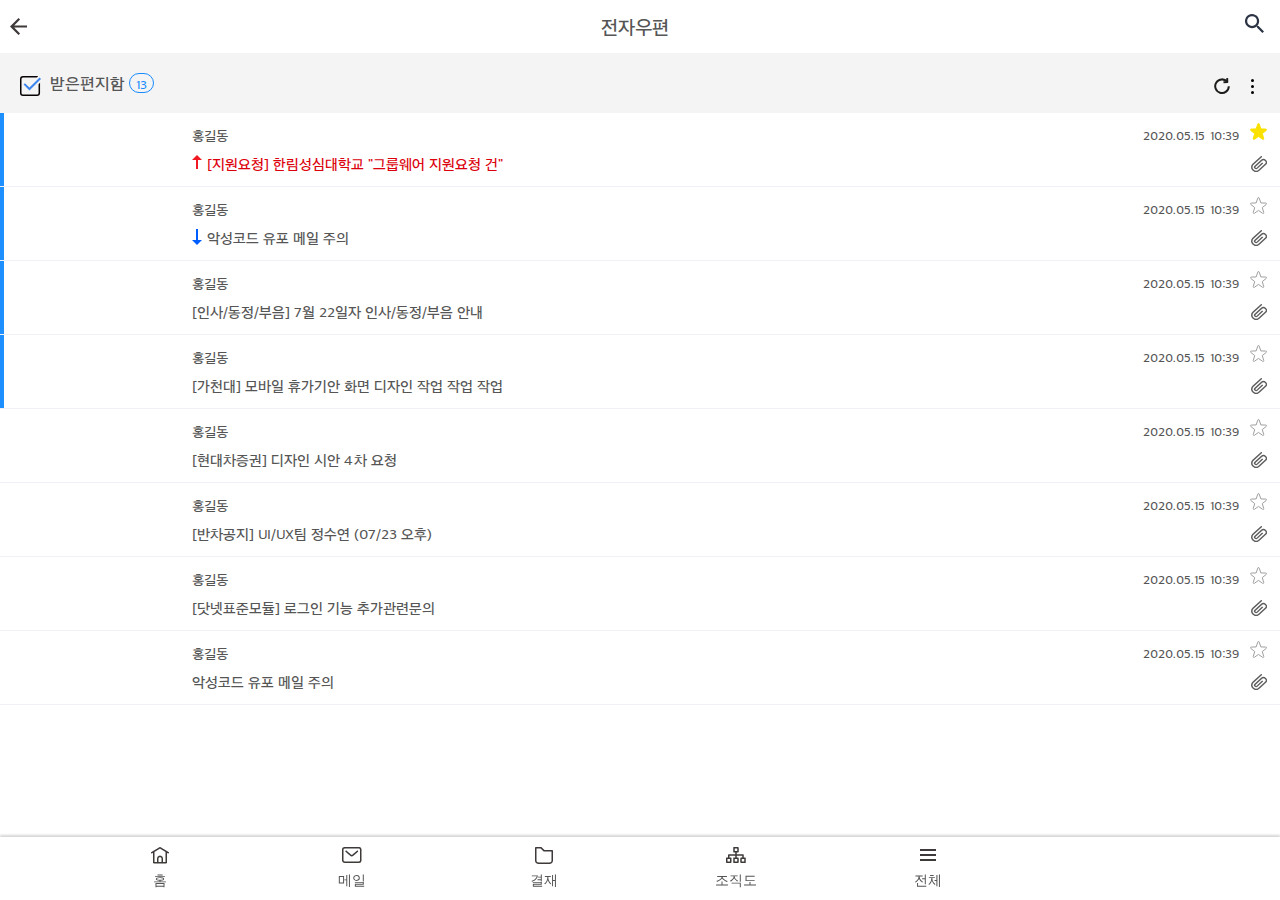
<file: 20210806_비즈오피스_모바일/mobile_mail.html>
<html>
    <head>
        <script src="https://ajax.googleapis.com/ajax/libs/jquery/1.12.4/jquery.min.js"></script>
        <meta name="viewport" content="user-scalable=yes, initial-scale=1.0, maximum-scale=8.0, minimum-scale=1.0, width=device-width">
        <link rel='stylesheet' type='text/css' href='css/font.css'/>
        <link rel='stylesheet' type='text/css' href='css/reset.css'/>
        <link rel='stylesheet' type='text/css' href='css/mail_list.css'/>
        <link rel='stylesheet' type='text/css' href='css/footer.css'/>
        <link rel='stylesheet' type='text/css' href='css/menu_tab.css'/>
    </head>

    <body>
        <div class='wrapper'>
            <!-- mail_content 시작 -->
            <div class='mail_content'>
                <!-- header 시작-->
                <header class='clearfix'>
                    <span class='prev_page_btn'><img src='images/mail_prev_arrow.svg'></span>
                    <span>전자우편</span>
                    <span class='mail_search'><img src='images/mail_search.svg'></span>
                </header>
                <!-- header 끝 -->


                <!-- mail_list 시작 -->
                <div class='mail_list_area'>

                    <dl class='mail_list_title clearfix'>
                        <dt>
                            <span class='check_icon'><img src='images/mail_check_icon.svg'></span>
                            받은편지함
                            <span class='current_mail_amount'>13</span>
                        </dt>
                        <dd>
                            <span class='mail_reload'><img src='images/mail_reload.svg'></span>
                            <span class='mail_option'><img src='images/mail_option.svg'></span>
                        </dd>
                    </dl>
                    

                    <ul class='mail_list'>
                        <li>
                            <div class='list_left_area'>
                                <input type='checkbox'>
                            </div>

                            <div class='list_right_area'>
                                <dl class='list_DL_01'>
                                    <dt>홍길동</dt>
                                    <dd class='favorite favorite_on'><span></span></dd>
                                    <dd class='mail_list_time'>10:39</dd>
                                    <dd class='mail_list_date'>2020.05.15</dd>
                                </dl>

                                <dl class='list_DL_02'>
                                    <dt class='grade_up'>[지원요청] 한림성심대학교 "그룹웨어 지원요청 건"</dt>
                                    <dd><span></span></dd>
                                </dl>
                            </div>
                        </li>

                        <li>
                            <div class='list_left_area'>
                                <input type='checkbox'>
                            </div>

                            <div class='list_right_area'>
                                <dl class='list_DL_01'>
                                    <dt>홍길동</dt>
                                    <dd class='favorite favorite_off'><span></span></dd>
                                    <dd class='mail_list_time'>10:39</dd>
                                    <dd class='mail_list_date'>2020.05.15</dd>
                                </dl>

                                <dl class='list_DL_02'>
                                    <dt class='grade_down'>악성코드 유포 메일 주의</dt>
                                    <dd><span></span></dd>
                                </dl>
                            </div>
                        </li>

                        <li>
                            <div class='list_left_area'>
                                <input type='checkbox'>
                            </div>

                            <div class='list_right_area'>
                                <dl class='list_DL_01'>
                                    <dt>홍길동</dt>
                                    <dd class='favorite favorite_off'><span></span></dd>
                                    <dd class='mail_list_time'>10:39</dd>
                                    <dd class='mail_list_date'>2020.05.15</dd>
                                </dl>

                                <dl class='list_DL_02'>
                                    <dt class=''>[인사/동정/부음] 7월 22일자 인사/동정/부음 안내</dt>
                                    <dd><span></span></dd>
                                </dl>
                            </div>
                        </li>

                        <li>
                            <div class='list_left_area'>
                                <input type='checkbox'>
                            </div>

                            <div class='list_right_area'>
                                <dl class='list_DL_01'>
                                    <dt>홍길동</dt>
                                    <dd class='favorite favorite_off'><span></span></dd>
                                    <dd class='mail_list_time'>10:39</dd>
                                    <dd class='mail_list_date'>2020.05.15</dd>
                                </dl>

                                <dl class='list_DL_02'>
                                    <dt class=''>[가천대] 모바일 휴가기안 화면 디자인 작업 작업 작업</dt>
                                    <dd><span></span></dd>
                                </dl>
                            </div>
                        </li>

                        <li>
                            <div class='list_left_area'>
                                <input type='checkbox'>
                            </div>

                            <div class='list_right_area'>
                                <dl class='list_DL_01'>
                                    <dt>홍길동</dt>
                                    <dd class='favorite favorite_off'><span></span></dd>
                                    <dd class='mail_list_time'>10:39</dd>
                                    <dd class='mail_list_date'>2020.05.15</dd>
                                </dl>

                                <dl class='list_DL_02'>
                                    <dt class=''>[현대차증권] 디자인 시안 4차 요청</dt>
                                    <dd><span></span></dd>
                                </dl>
                            </div>
                        </li>

                        <li>
                            <div class='list_left_area'>
                                <input type='checkbox'>
                            </div>

                            <div class='list_right_area'>
                                <dl class='list_DL_01'>
                                    <dt>홍길동</dt>
                                    <dd class='favorite favorite_off'><span></span></dd>
                                    <dd class='mail_list_time'>10:39</dd>
                                    <dd class='mail_list_date'>2020.05.15</dd>
                                </dl>

                                <dl class='list_DL_02'>
                                    <dt class=''>[반차공지] UI/UX팀 정수연 (07/23 오후)</dt>
                                    <dd><span></span></dd>
                                </dl>
                            </div>
                        </li>

                        <li>
                            <div class='list_left_area'>
                                <input type='checkbox'>
                            </div>

                            <div class='list_right_area'>
                                <dl class='list_DL_01'>
                                    <dt>홍길동</dt>
                                    <dd class='favorite favorite_off'><span></span></dd>
                                    <dd class='mail_list_time'>10:39</dd>
                                    <dd class='mail_list_date'>2020.05.15</dd>
                                </dl>

                                <dl class='list_DL_02'>
                                    <dt class=''>[닷넷표준모듈] 로그인 기능 추가관련문의</dt>
                                    <dd><span></span></dd>
                                </dl>
                            </div>
                        </li>

                        <li>
                            <div class='list_left_area'>
                                <input type='checkbox'>
                            </div>

                            <div class='list_right_area'>
                                <dl class='list_DL_01'>
                                    <dt>홍길동</dt>
                                    <dd class='favorite favorite_off'><span></span></dd>
                                    <dd class='mail_list_time'>10:39</dd>
                                    <dd class='mail_list_date'>2020.05.15</dd>
                                </dl>

                                <dl class='list_DL_02'>
                                    <dt class=''>악성코드 유포 메일 주의</dt>
                                    <dd><span></span></dd>
                                </dl>
                            </div>
                        </li>
                    </ul>
                <aside>
                    <div class='aside_menu' onclick='window.scrollTo(0,0);'></div>
                    <div class='aside_menu_list'></div>
                </aside>
            </div>
                <!-- mail_list 끝 -->

                

                


                
            </div>
            <!-- main_content 끝 -->


            <!-- 하단 고정 메뉴 시작 -->
            <footer>
                <ul class='clearfix'>
                    <li>
                        <dl>
                            <dt><img src='images/footer_icon_01.png'></dt>
                            <dd>홈</dd>
                        </dl>
                    </li>
                    <li>
                        <dl>
                            <dt><img src='images/footer_icon_02.png'></dt>
                            <dd>메일</dd>
                        </dl>
                    </li>
                    <li>
                        <dl>
                            <dt><img src='images/footer_icon_03.png'></dt>
                            <dd>결재</dd>
                        </dl>
                    </li>
                    <li>
                        <dl>
                            <dt><img src='images/footer_icon_04.png'></dt>
                            <dd>조직도</dd>
                        </dl>
                    </li>
                    <li>
                        <dl class='menu_btn'>
                            <dt><img style='margin-top:2px;'src='images/menu_btn.png'></dt>
                            <dd>전체</dd>
                        </dl>
                    </li>
                </ul>
            </footer>
            <!-- 하단 고정 메뉴 끝 -->

            <div class='menu_tab'>
                <header>
                    <dl class='clearfix'>
                        <dt><span>홍길동</span>&nbsp;사원</dt>
                        <dd class='close'><img src='images/close_icon.png'></dd>
                    </dl>
                </header>

                <section class='menu_tab_quick'>
                    <ul>
                        <li>
                            <dl>
                                <dt><img src='images/menu_tab_quick_01.png'></dt>
                                <dd>홈</dd>
                            </dl>
                        </li>
                        <li>
                            <dl>
                                <dt><img src='images/menu_tab_quick_02.png'></dt>
                                <dd>환경설정</dd>
                            </dl>
                        </li>
                        <li>
                            <dl>
                                <dt><img src='images/menu_tab_quick_03.png'></dt>
                                <dd>로그아웃</dd>
                            </dl>
                        </li>
                    </ul>
                </section>

                <div class='menu_list_area'>
                    <div class='bg_color'></div>
                    <ul class='list_depth_01'>
                        <li class=''><span>전자메일전자메일전자메일전자메일전자메일</span>
                            <div>
                                <ul class='list_depth_02'>
                                    <li class='on'><span>받은편지함</span><img src='images/down_arrow.png'>
                                        <ul class='list_depth_03'>
                                            <li class=''><span>받은편지함</span></li>
                                            <li><span>보낸편지함</span></li>
                                            <li><span>임시보관함</span></li>
                                        </ul>
                                    </li>
                                </ul>
                                <ul class='list_depth_02'>
                                    <li><span>보낸편지함</span><img src='images/down_arrow.png'>
                                        <ul class='list_depth_03'>
                                            <li><span>받은편지함</span></li>
                                            <li><span>보낸편지함</span></li>
                                            <li><span>임시보관함</span></li>
                                        </ul>
                                    </li>
                                </ul>
                                <ul class='list_depth_02'>
                                    <li><span>임시보관함</span><img src='images/down_arrow.png'>
                                        <ul class='list_depth_03'>
                                            <li><span>받은편지함</span></li>
                                            <li><span>보낸편지함</span></li>
                                            <li><span>임시보관함</span></li>
                                        </ul>
                                    </li>
                                </ul>
                                <ul class='list_depth_02'>
                                    <li><span>지운편지함</span><img src='images/down_arrow.png'>
                                        <ul class='list_depth_03'>
                                            <li><span>받은편지함</span></li>
                                            <li><span>보낸편지함</span></li>
                                            <li><span>임시보관함</span></li>
                                        </ul>
                                    </li>
                                </ul>
                                <ul class='list_depth_02'>
                                    <li><span>개인편지함</span>
                                        
                                    </li>
                                </ul>
                                <ul class='list_depth_02'>
                                    <li><span>메일검색</span>
                                        
                                    </li>
                                </ul>
                                <ul class='list_depth_02'>
                                    <li><span>발송요청목록</span>
                                    
                                    </li>
                                </ul>
                            </div>
                        </li>

                        <li><span>PIMS</span>
                            <div>
                                <ul class='list_depth_02'>
                                    <li><span>받은편지함2</span><img src='images/down_arrow.png'>
                                        <ul class='list_depth_03'>
                                            <li><span>받은편지함2</span></li>
                                            <li><span>보낸편지함2</span></li>
                                            <li><span>임시보관함2</span></li>
                                        </ul>
                                    </li>
                                </ul>
                                <ul class='list_depth_02'>
                                    <li><span>보낸편지함2</span><img src='images/down_arrow.png'>
                                        <ul class='list_depth_03'>
                                            <li><span>받은편지함2</span></li>
                                            <li><span>보낸편지함2</span></li>
                                            <li><span>임시보관함2</span></li>
                                        </ul>
                                    </li>
                                </ul>
                                <ul class='list_depth_02'>
                                    <li><span>임시보관함2</span><img src='images/down_arrow.png'>
                                        <ul class='list_depth_03'>
                                            <li><span>받은편지함2</span></li>
                                            <li><span>보낸편지함2</span></li>
                                            <li><span>임시보관함2</span></li>
                                        </ul>
                                    </li>
                                </ul>
                                <ul class='list_depth_02'>
                                    <li><span>지운편지함2</span><img src='images/down_arrow.png'>
                                        <ul class='list_depth_03'>
                                            <li><span>받은편지함2</span></li>
                                            <li><span>보낸편지함2</span></li>
                                            <li><span>임시보관함2</span></li>
                                        </ul>
                                    </li>
                                </ul>
                                <ul class='list_depth_02'>
                                    <li><span>개인편지함2</span>
                                        
                                    </li>
                                </ul>
                                <ul class='list_depth_02'>
                                    <li><span>메일검색2</span>
                                        
                                    </li>
                                </ul>
                                <ul class='list_depth_02'>
                                    <li><span>발송요청목록2</span>
                                    
                                    </li>
                                </ul>
                            </div>
                        </li>

                        <li><span>전자결재</span>
                            <div>
                                <ul class='list_depth_02'>
                                    <li><span>받은편지함3</span><img src='images/down_arrow.png'>
                                        <ul class='list_depth_03'>
                                            <li><span>받은편지함3</span></li>
                                            <li><span>보낸편지함3</span></li>
                                            <li><span>임시보관함3</span></li>
                                        </ul>
                                    </li>
                                </ul>
                                <ul class='list_depth_02'>
                                    <li><span>보낸편지함3</span><img src='images/down_arrow.png'>
                                        <ul class='list_depth_03'>
                                            <li><span>받은편지함3</span></li>
                                            <li><span>보낸편지함3</span></li>
                                            <li><span>임시보관함3</span></li>
                                        </ul>
                                    </li>
                                </ul>
                                <ul class='list_depth_02'>
                                    <li><span>임시보관함3</span><img src='images/down_arrow.png'>
                                        <ul class='list_depth_03'>
                                            <li><span>받은편지함3</span></li>
                                            <li><span>보낸편지함3</span></li>
                                            <li><span>임시보관함3</span></li>
                                        </ul>
                                    </li>
                                </ul>
                                <ul class='list_depth_02'>
                                    <li><span>지운편지함3</span><img src='images/down_arrow.png'>
                                        <ul class='list_depth_03'>
                                            <li><span>받은편지함3</span></li>
                                            <li><span>보낸편지함3</span></li>
                                            <li><span>임시보관함3</span></li>
                                        </ul>
                                    </li>
                                </ul>
                                <ul class='list_depth_02'>
                                    <li><span>개인편지함3</span>
                                        
                                    </li>
                                </ul>
                                <ul class='list_depth_02'>
                                    <li><span>메일검색3</span>
                                        
                                    </li>
                                </ul>
                                <ul class='list_depth_02'>
                                    <li><span>발송요청목록3</span>
                                    
                                    </li>
                                </ul>
                            </div>
                        </li>

                        <li><span>게시판</span>
                            <div>
                                <ul class='list_depth_02'>
                                    <li><span>받은편지함4</span><img src='images/down_arrow.png'>
                                        <ul class='list_depth_03'>
                                            <li><span>받은편지함4</span></li>
                                            <li><span>보낸편지함4</span></li>
                                            <li><span>임시보관함4</span></li>
                                        </ul>
                                    </li>
                                </ul>
                                <ul class='list_depth_02'>
                                    <li><span>보낸편지함4</span><img src='images/down_arrow.png'>
                                        <ul class='list_depth_03'>
                                            <li><span>받은편지함4</span></li>
                                            <li><span>보낸편지함4</span></li>
                                            <li><span>임시보관함4</span></li>
                                        </ul>
                                    </li>
                                </ul>
                                <ul class='list_depth_02'>
                                    <li><span>임시보관함4</span><img src='images/down_arrow.png'>
                                        <ul class='list_depth_03'>
                                            <li><span>받은편지함4</span></li>
                                            <li><span>보낸편지함4</span></li>
                                            <li><span>임시보관함4</span></li>
                                        </ul>
                                    </li>
                                </ul>
                                <ul class='list_depth_02'>
                                    <li><span>지운편지함4</span><img src='images/down_arrow.png'>
                                        <ul class='list_depth_03'>
                                            <li><span>받은편지함4</span></li>
                                            <li><span>보낸편지함4</span></li>
                                            <li><span>임시보관함4</span></li>
                                        </ul>
                                    </li>
                                </ul>
                                <ul class='list_depth_02'>
                                    <li><span>개인편지함4</span>
                                        
                                    </li>
                                </ul>
                                <ul class='list_depth_02'>
                                    <li><span>메일검색4</span>
                                        
                                    </li>
                                </ul>
                                <ul class='list_depth_02'>
                                    <li><span>발송요청목록4</span>
                                    
                                    </li>
                                </ul>
                            </div>
                        </li>

                        <li><span>커뮤니티</span>
                            <div>
                                <ul class='list_depth_02'>
                                    <li><span>받은편지함5</span><img src='images/down_arrow.png'>
                                        <ul class='list_depth_03'>
                                            <li><span>받은편지함5</span></li>
                                            <li><span>보낸편지함5</span></li>
                                            <li><span>임시보관함5</span></li>
                                        </ul>
                                    </li>
                                </ul>
                                <ul class='list_depth_02'>
                                    <li><span>보낸편지함5</span><img src='images/down_arrow.png'>
                                        <ul class='list_depth_03'>
                                            <li><span>받은편지함5</span></li>
                                            <li><span>보낸편지함5</span></li>
                                            <li><span>임시보관함5</span></li>
                                        </ul>
                                    </li>
                                </ul>
                                <ul class='list_depth_02'>
                                    <li><span>임시보관함5</span><img src='images/down_arrow.png'>
                                        <ul class='list_depth_03'>
                                            <li><span>받은편지함5</span></li>
                                            <li><span>보낸편지함5</span></li>
                                            <li><span>임시보관함5</span></li>
                                        </ul>
                                    </li>
                                </ul>
                                <ul class='list_depth_02'>
                                    <li><span>지운편지함5</span><img src='images/down_arrow.png'>
                                        <ul class='list_depth_03'>
                                            <li><span>받은편지함5</span></li>
                                            <li><span>보낸편지함5</span></li>
                                            <li><span>임시보관함5</span></li>
                                        </ul>
                                    </li>
                                </ul>
                                <ul class='list_depth_02'>
                                    <li><span>개인편지함5</span>
                                        
                                    </li>
                                </ul>
                                <ul class='list_depth_02'>
                                    <li><span>메일검색5</span>
                                        
                                    </li>
                                </ul>
                                <ul class='list_depth_02'>
                                    <li><span>발송요청목록5</span>
                                    
                                    </li>
                                </ul>
                            </div>
                        </li>

                        <li><span>유용한 업무</span>
                            <div>
                                <ul class='list_depth_02'>
                                    <li><span>받은편지함6</span><img src='images/down_arrow.png'>
                                        <ul class='list_depth_03'>
                                            <li><span>받은편지함6</span></li>
                                            <li><span>보낸편지함6</span></li>
                                            <li><span>임시보관함6</span></li>
                                        </ul>
                                    </li>
                                </ul>
                                <ul class='list_depth_02'>
                                    <li><span>보낸편지함6</span><img src='images/down_arrow.png'>
                                        <ul class='list_depth_03'>
                                            <li><span>받은편지함6</span></li>
                                            <li><span>보낸편지함6</span></li>
                                            <li><span>임시보관함6</span></li>
                                        </ul>
                                    </li>
                                </ul>
                                <ul class='list_depth_02'>
                                    <li><span>임시보관함6</span><img src='images/down_arrow.png'>
                                        <ul class='list_depth_03'>
                                            <li><span>받은편지함6</span></li>
                                            <li><span>보낸편지함6</span></li>
                                            <li><span>임시보관함6</span></li>
                                        </ul>
                                    </li>
                                </ul>
                                <ul class='list_depth_02'>
                                    <li><span>지운편지함6</span><img src='images/down_arrow.png'>
                                        <ul class='list_depth_03'>
                                            <li><span>받은편지함6</span></li>
                                            <li><span>보낸편지함6</span></li>
                                            <li><span>임시보관함6</span></li>
                                        </ul>
                                    </li>
                                </ul>
                                <ul class='list_depth_02'>
                                    <li><span>개인편지함6</span>
                                        
                                    </li>
                                </ul>
                                <ul class='list_depth_02'>
                                    <li><span>메일검색6</span>
                                        
                                    </li>
                                </ul>
                                <ul class='list_depth_02'>
                                    <li><span>발송요청목록6</span>
                                    
                                    </li>
                                </ul>
                            </div>
                        </li>

                        <li><span>프로젝트 관리</span>
                            <div>
                                <ul class='list_depth_02'>
                                    <li><span>받은편지함7</span><img src='images/down_arrow.png'>
                                        <ul class='list_depth_03'>
                                            <li><span>받은편지함7</span></li>
                                            <li><span>보낸편지함7</span></li>
                                            <li><span>임시보관함7</span></li>
                                        </ul>
                                    </li>
                                </ul>
                                <ul class='list_depth_02'>
                                    <li><span>보낸편지함7</span><img src='images/down_arrow.png'>
                                        <ul class='list_depth_03'>
                                            <li><span>받은편지함7</span></li>
                                            <li><span>보낸편지함7</span></li>
                                            <li><span>임시보관함7</span></li>
                                        </ul>
                                    </li>
                                </ul>
                                <ul class='list_depth_02'>
                                    <li><span>임시보관함7</span><img src='images/down_arrow.png'>
                                        <ul class='list_depth_03'>
                                            <li><span>받은편지함7</span></li>
                                            <li><span>보낸편지함7</span></li>
                                            <li><span>임시보관함7</span></li>
                                        </ul>
                                    </li>
                                </ul>
                                <ul class='list_depth_02'>
                                    <li><span>지운편지함7</span><img src='images/down_arrow.png'>
                                        <ul class='list_depth_03'>
                                            <li><span>받은편지함7</span></li>
                                            <li><span>보낸편지함7</span></li>
                                            <li><span>임시보관함7</span></li>
                                        </ul>
                                    </li>
                                </ul>
                                <ul class='list_depth_02'>
                                    <li><span>개인편지함7</span>
                                        
                                    </li>
                                </ul>
                                <ul class='list_depth_02'>
                                    <li><span>메일검색7</span>
                                        
                                    </li>
                                </ul>
                                <ul class='list_depth_02'>
                                    <li><span>발송요청목록7</span>
                                    
                                    </li>
                                </ul>
                            </div>
                        </li>

                        <li><span>SNS</span>
                            <div>
                                <ul class='list_depth_02'>
                                    <li><span>받은편지함8</span><img src='images/down_arrow.png'>
                                        <ul class='list_depth_03'>
                                            <li><span>받은편지함8</span></li>
                                            <li><span>보낸편지함8</span></li>
                                            <li><span>임시보관함8</span></li>
                                        </ul>
                                    </li>
                                </ul>
                                <ul class='list_depth_02'>
                                    <li><span>보낸편지함8</span><img src='images/down_arrow.png'>
                                        <ul class='list_depth_03'>
                                            <li><span>받은편지함8</span></li>
                                            <li><span>보낸편지함8</span></li>
                                            <li><span>임시보관함8</span></li>
                                        </ul>
                                    </li>
                                </ul>
                                <ul class='list_depth_02'>
                                    <li><span>임시보관함8</span><img src='images/down_arrow.png'>
                                        <ul class='list_depth_03'>
                                            <li><span>받은편지함8</span></li>
                                            <li><span>보낸편지함8</span></li>
                                            <li><span>임시보관함8</span></li>
                                        </ul>
                                    </li>
                                </ul>
                                <ul class='list_depth_02'>
                                    <li><span>지운편지함8</span><img src='images/down_arrow.png'>
                                        <ul class='list_depth_03'>
                                            <li><span>받은편지함8</span></li>
                                            <li><span>보낸편지함8</span></li>
                                            <li><span>임시보관함8</span></li>
                                        </ul>
                                    </li>
                                </ul>
                                <ul class='list_depth_02'>
                                    <li><span>개인편지함8</span>
                                        
                                    </li>
                                </ul>
                                <ul class='list_depth_02'>
                                    <li><span>메일검색8</span>
                                        
                                    </li>
                                </ul>
                                <ul class='list_depth_02'>
                                    <li><span>발송요청목록8</span>
                                    
                                    </li>
                                </ul>
                            </div>
                        </li>
                    </ul>
                </div>
            </div>
        </div>
    </body>
</html>
</file>
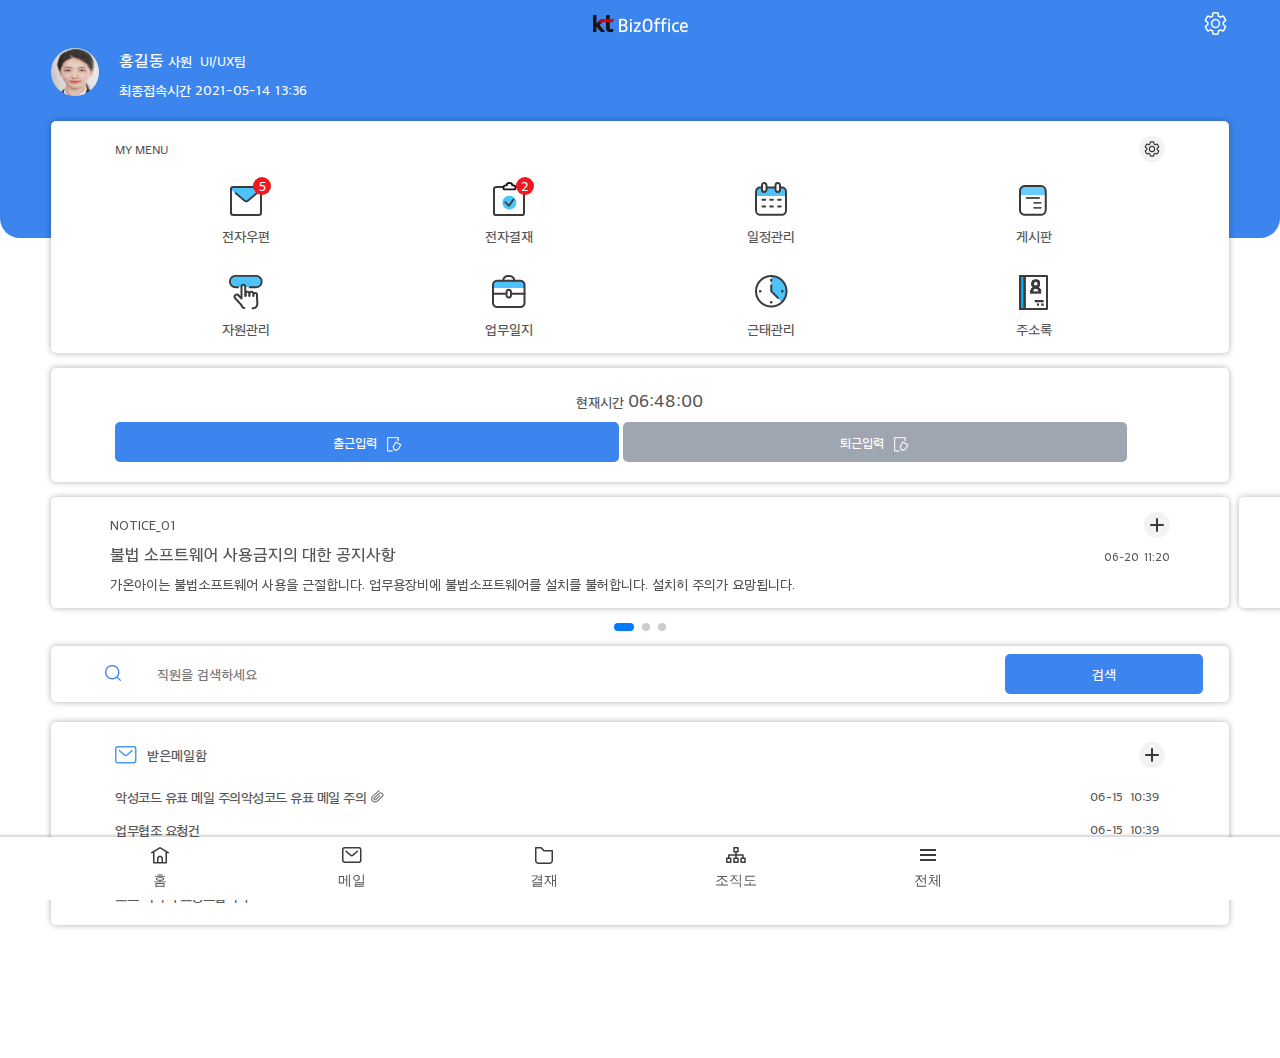
<file: 20210806_비즈오피스_모바일/mobile_main.html>
<html>
    <head>
        <script src="https://ajax.googleapis.com/ajax/libs/jquery/1.12.4/jquery.min.js"></script>
        <meta name="viewport" content="user-scalable=yes, initial-scale=1.0, maximum-scale=8.0, minimum-scale=1.0, width=device-width">
        <link rel="stylesheet" href='swiper/swiper_cdn.css'/>
        <script src="swiper/swiper_cdn.js"></script>
        <script src='swiper/swiper.js'></script>

        <link rel='stylesheet' type='text/css' href='css/font.css'/>
        <link rel='stylesheet' type='text/css' href='css/reset.css'/>
        <link rel='stylesheet' type='text/css' href='css/main.css'/>
        <link rel='stylesheet' type='text/css' href='css/footer.css'/>
        <link rel='stylesheet' type='text/css' href='css/menu_tab.css'/>
        <script src='js/main.js'></script>
    </head>

    <body>
        <div class='wrapper'>
            <div class='main_content'>
                <header class='clearfix'>
                    <span class='kt_logo'><img src='images/logo.png' alt='kt bizoffice'></span>
                    <span class='setting_icon'><img src='images/setting_btn.png'></span>
                </header>

                <!-- info 시작 -->
                <section class='info clearfix'>
                    <p class='info_photo'>
                        <img src='images/user_photo.jpg' width='48px' height='48px'>
                    </p>

                    <dl class='info_txt'>
                        <dt><span class='info_name'>홍길동</span>&nbsp;사원&nbsp;&nbsp;UI/UX팀</dt>
                        <dd>최종접속시간&nbsp;2021-05-14&nbsp;13:36</dd>
                    </dl>
                </section>
                <!-- info 끝 -->

                <!-- my_menu 시작 -->
                <section class='my_menu clearfix'>
                    <dl class='my_menu_title'>
                        <dt>MY MENU</dt>
                        <dd><img src='images/my_menu_setting.png'></dd>
                    </dl>

                    <ul class='clearfix'>
                        <li class='my_menu_01 mb10'>
                            <dl>
                                <dt><img src='images/my_menu_01.png' style='margin-top:4px'></dt>
                                <dd>전자우편</dd>
                                <dd class='current_count'><span>5</span></dd>
                            </dl>
                        </li>
                        <li class='my_menu_01'>
                            <dl>
                                <dt><img src='images/my_menu_02.png'></dt>
                                <dd>전자결재</dd>
                                <dd class='current_count'><span>2</span></dd>
                            </dl>
                        </li>
                        <li class='my_menu_01'>
                            <dl>
                                <dt><img src='images/my_menu_03.png'></dt>
                                <dd>일정관리</dd>
                            </dl>
                        </li>
                        <li class='my_menu_01'>
                            <dl>
                                <dt><img src='images/my_menu_04.png' style='margin-top:3px'></dt>
                                <dd>게시판</dd>
                            </dl>
                        </li>
                        <li class='my_menu_01'>
                            <dl>
                                <dt><img src='images/my_menu_05.png'></dt>
                                <dd>자원관리</dd>
                            </dl>
                        </li>
                        <li class='my_menu_01'>
                            <dl>
                                <dt><img src='images/my_menu_06.png'></dt>
                                <dd>업무일지</dd>
                            </dl>
                        </li>
                        <li class='my_menu_01'>
                            <dl>
                                <dt><img src='images/my_menu_07.png'></dt>
                                <dd>근태관리</dd>
                            </dl>
                        </li>
                        <li class='my_menu_01'>
                            <dl>
                                <dt><img src='images/my_menu_08.png' height='35px'></dt>
                                <dd>주소록</dd>
                            </dl>
                        </li>
                    </ul>
                </section>
                <!-- my_menu 끝 -->

                <!-- 출퇴 시작 -->
                <section class='time_check'>
                    <p class='current_time'>
                        현재시간 <span><span id='current_hours'></span>:<span id='current_minutes'></span>:<span id='current_seconds'></span></span>
                    </p>
                    <p class='in_out_check'>
                        <span class='time_check_in on'>출근입력<img src='images/check_icon.png'></span>
                        <span class='time_check_out'>퇴근입력<img src='images/check_icon.png'></span>
                    </p>
                </section>
                <!-- 출퇴 끝 -->

                <!-- 공지사항 시작 -->
                <section class='notice swiper-container'>
                    <ul class='clearfix swiper-wrapper'>
                        <li class="swiper-slide">
                            <dl>
                                <dt>NOTICE_01</dt>
                                <dd class='more_btn'><img src='images/more_btn.png'></dd>
                            </dl>
                            <div class='notice_content'>
                                <dl class='cont_title'>
                                    <dt>불법 소프트웨어 사용금지의 대한 공지사항</dt>
                                    <dd class='cont_time'>11:20</dd>
                                    <dd class='cont_date'>06-20</dd>
                                </dl>
                                <p>가온아이는 불법소프트웨어 사용을 근절합니다. 업무용장비에 불법소프트웨어를 설치를 불허합니다. 설치히 주의가 요망됩니다.</p>
                            </div>
                        </li>
                        <li class="swiper-slide">
                            <dl>
                                <dt>NOTICE_02</dt>
                                <dd class='more_btn'><img src='images/more_btn.png'></dd>
                            </dl>
                            <div class='notice_content'>
                                <dl class='cont_title'>
                                    <dt>불법 소프트웨어 사용금지의 대한 공지사항</dt>
                                    <dd class='cont_time'>11:20</dd>
                                    <dd class='cont_date'>06-20</dd>
                                </dl>
                                <p>가온아이는 불법소프트웨어 사용을 근절합니다. 업부용장비에 불법소프트웨어를 설치를 불허합니다. 설치히 주의가 요망됩니다.</p>
                            </div>
                        </li>
                        <li class="swiper-slide">
                            <dl>
                                <dt>NOTICE_03</dt>
                                <dd class='more_btn'><img src='images/more_btn.png'></dd>
                            </dl>
                            <div class='notice_content'>
                                <dl class='cont_title'>
                                    <dt>불법 소프트웨어 사용금지의 대한 공지사항</dt>
                                    <dd class='cont_time'>11:20</dd>
                                    <dd class='cont_date'>06-20</dd>                                </dl>
                                <p>가온아이는 불법소프트웨어 사용을 근절합니다. 업부용장비에 불법소프트웨어를 설치를 불허합니다. 설치히 주의가 요망됩니다.</p>
                            </div>
                        </li>
                    </ul>
                    <!-- <section class='notice_navi'> -->
                        <div class="swiper-pagination"></div>
                    <!-- </section> -->
                </section>
                <!-- 공지사항 끝 -->

                <!-- 공지사항 네비 시작 -->
                
                <!-- 공지사항 네비 끝 -->


                <!-- 직원찾기 시작 -->
                <section class='employee_search'>
                    <form action='#' name='employee_search' class='clearfix'>
                        <img src='images/search_icon.png'><input type='text' placeholder='직원을 검색하세요'><span class='employee_search_btn'>검색</span>
                    </form>
                </section>
                <!-- 직원찾기 끝 -->

                <!-- 메일 시작 -->
                <section class='mail'>
                    <dl class='mail_title clearfix'>
                        <dt><img src='images/mail_icon.png'></dt>
                        <dt><span>받은메일함</span></dt>
                        <dd class='more_btn'><img src='images/more_btn.png'></dd>
                    </dl>
                    <div class='mail_list clearfix'>
                        <dl>
                            <dt class='mail_txt'>악성코드 유표 메일 주의악성코드 유표 메일 주의</dt><span class='link_icon'><img src='images/line_icon.png'></span>
                            <dd class='mail_time'>10:39</dd>
                            <dd class='mail_date'>06-15</dd>
                        </dl>
                        <dl>
                            <dt class='mail_txt'>업무협조 요청건</dt>
                            <dd class='mail_time'>10:39</dd>
                            <dd class='mail_date'>06-15</dd>
                        </dl>
                        <dl>
                            <dt class='mail_txt'>퇴근시 사무실 정리 안내</dt>
                            <dd class='mail_time'>10:39</dd>
                            <dd class='mail_date'>06-15</dd>
                        </dl>
                        <dl>
                            <dt class='mail_txt'>로고 이미지 요청드립니다</dt>
                            <dd class='mail_time'>10:39</dd>
                            <dd class='mail_date'>06-15</dd>
                        </dl>
                    </div>
                </section>
                <!-- 메일 끝 -->

                <div style='width:100%; height:50px;'></div>

                <!-- 하단 고정 메뉴 시작 -->
                <footer>
                    <ul class='clearfix'>
                        <li>
                            <dl>
                                <dt><img src='images/footer_icon_01.png'></dt>
                                <dd>홈</dd>
                            </dl>
                        </li>
                        <li>
                            <dl>
                                <dt><img src='images/footer_icon_02.png'></dt>
                                <dd>메일</dd>
                            </dl>
                        </li>
                        <li>
                            <dl>
                                <dt><img src='images/footer_icon_03.png'></dt>
                                <dd>결재</dd>
                            </dl>
                        </li>
                        <li>
                            <dl>
                                <dt><img src='images/footer_icon_04.png'></dt>
                                <dd>조직도</dd>
                            </dl>
                        </li>
                        <li>
                            <dl class='menu_btn'>
                                <dt><img style='margin-top:2px;'src='images/menu_btn.png'></dt>
                                <dd>전체</dd>
                            </dl>
                        </li>
                    </ul>
                </footer>
                <!-- 하단 고정 메뉴 끝 -->
            </div>
            <!-- main_content 끝 -->


            <div class='menu_tab'>
                <header>
                    <dl class='clearfix'>
                        <dt><span>홍길동</span>&nbsp;사원</dt>
                        <dd class='close'><img src='images/close_icon.png'></dd>
                    </dl>
                </header>

                <section class='menu_tab_quick'>
                    <ul>
                        <li>
                            <dl>
                                <dt><img src='images/menu_tab_quick_01.png'></dt>
                                <dd>홈</dd>
                            </dl>
                        </li>
                        <li>
                            <dl>
                                <dt><img src='images/menu_tab_quick_02.png'></dt>
                                <dd>환경설정</dd>
                            </dl>
                        </li>
                        <li>
                            <dl>
                                <dt><img src='images/menu_tab_quick_03.png'></dt>
                                <dd>로그아웃</dd>
                            </dl>
                        </li>
                    </ul>
                </section>

                <div class='menu_list_area'>
                    <div class='bg_color'></div>
                    <ul class='list_depth_01'>
                        <li class=''><span>전자메일전자메일전자메일전자메일전자메일</span>
                            <div>
                                <ul class='list_depth_02'>
                                    <li class='on'><span>받은편지함</span><img src='images/down_arrow.png'>
                                        <ul class='list_depth_03'>
                                            <li class=''><span>받은편지함</span></li>
                                            <li><span>보낸편지함</span></li>
                                            <li><span>임시보관함</span></li>
                                        </ul>
                                    </li>
                                </ul>
                                <ul class='list_depth_02'>
                                    <li><span>보낸편지함</span><img src='images/down_arrow.png'>
                                        <ul class='list_depth_03'>
                                            <li><span>받은편지함</span></li>
                                            <li><span>보낸편지함</span></li>
                                            <li><span>임시보관함</span></li>
                                        </ul>
                                    </li>
                                </ul>
                                <ul class='list_depth_02'>
                                    <li><span>임시보관함</span><img src='images/down_arrow.png'>
                                        <ul class='list_depth_03'>
                                            <li><span>받은편지함</span></li>
                                            <li><span>보낸편지함</span></li>
                                            <li><span>임시보관함</span></li>
                                        </ul>
                                    </li>
                                </ul>
                                <ul class='list_depth_02'>
                                    <li><span>지운편지함</span><img src='images/down_arrow.png'>
                                        <ul class='list_depth_03'>
                                            <li><span>받은편지함</span></li>
                                            <li><span>보낸편지함</span></li>
                                            <li><span>임시보관함</span></li>
                                        </ul>
                                    </li>
                                </ul>
                                <ul class='list_depth_02'>
                                    <li><span>개인편지함</span>
                                        
                                    </li>
                                </ul>
                                <ul class='list_depth_02'>
                                    <li><span>메일검색</span>
                                        
                                    </li>
                                </ul>
                                <ul class='list_depth_02'>
                                    <li><span>발송요청목록</span>
                                    
                                    </li>
                                </ul>
                            </div>
                        </li>

                        <li><span>PIMS</span>
                            <div>
                                <ul class='list_depth_02'>
                                    <li><span>받은편지함2</span><img src='images/down_arrow.png'>
                                        <ul class='list_depth_03'>
                                            <li><span>받은편지함2</span></li>
                                            <li><span>보낸편지함2</span></li>
                                            <li><span>임시보관함2</span></li>
                                        </ul>
                                    </li>
                                </ul>
                                <ul class='list_depth_02'>
                                    <li><span>보낸편지함2</span><img src='images/down_arrow.png'>
                                        <ul class='list_depth_03'>
                                            <li><span>받은편지함2</span></li>
                                            <li><span>보낸편지함2</span></li>
                                            <li><span>임시보관함2</span></li>
                                        </ul>
                                    </li>
                                </ul>
                                <ul class='list_depth_02'>
                                    <li><span>임시보관함2</span><img src='images/down_arrow.png'>
                                        <ul class='list_depth_03'>
                                            <li><span>받은편지함2</span></li>
                                            <li><span>보낸편지함2</span></li>
                                            <li><span>임시보관함2</span></li>
                                        </ul>
                                    </li>
                                </ul>
                                <ul class='list_depth_02'>
                                    <li><span>지운편지함2</span><img src='images/down_arrow.png'>
                                        <ul class='list_depth_03'>
                                            <li><span>받은편지함2</span></li>
                                            <li><span>보낸편지함2</span></li>
                                            <li><span>임시보관함2</span></li>
                                        </ul>
                                    </li>
                                </ul>
                                <ul class='list_depth_02'>
                                    <li><span>개인편지함2</span>
                                        
                                    </li>
                                </ul>
                                <ul class='list_depth_02'>
                                    <li><span>메일검색2</span>
                                        
                                    </li>
                                </ul>
                                <ul class='list_depth_02'>
                                    <li><span>발송요청목록2</span>
                                    
                                    </li>
                                </ul>
                            </div>
                        </li>

                        <li><span>전자결재</span>
                            <div>
                                <ul class='list_depth_02'>
                                    <li><span>받은편지함3</span><img src='images/down_arrow.png'>
                                        <ul class='list_depth_03'>
                                            <li><span>받은편지함3</span></li>
                                            <li><span>보낸편지함3</span></li>
                                            <li><span>임시보관함3</span></li>
                                        </ul>
                                    </li>
                                </ul>
                                <ul class='list_depth_02'>
                                    <li><span>보낸편지함3</span><img src='images/down_arrow.png'>
                                        <ul class='list_depth_03'>
                                            <li><span>받은편지함3</span></li>
                                            <li><span>보낸편지함3</span></li>
                                            <li><span>임시보관함3</span></li>
                                        </ul>
                                    </li>
                                </ul>
                                <ul class='list_depth_02'>
                                    <li><span>임시보관함3</span><img src='images/down_arrow.png'>
                                        <ul class='list_depth_03'>
                                            <li><span>받은편지함3</span></li>
                                            <li><span>보낸편지함3</span></li>
                                            <li><span>임시보관함3</span></li>
                                        </ul>
                                    </li>
                                </ul>
                                <ul class='list_depth_02'>
                                    <li><span>지운편지함3</span><img src='images/down_arrow.png'>
                                        <ul class='list_depth_03'>
                                            <li><span>받은편지함3</span></li>
                                            <li><span>보낸편지함3</span></li>
                                            <li><span>임시보관함3</span></li>
                                        </ul>
                                    </li>
                                </ul>
                                <ul class='list_depth_02'>
                                    <li><span>개인편지함3</span>
                                        
                                    </li>
                                </ul>
                                <ul class='list_depth_02'>
                                    <li><span>메일검색3</span>
                                        
                                    </li>
                                </ul>
                                <ul class='list_depth_02'>
                                    <li><span>발송요청목록3</span>
                                    
                                    </li>
                                </ul>
                            </div>
                        </li>

                        <li><span>게시판</span>
                            <div>
                                <ul class='list_depth_02'>
                                    <li><span>받은편지함4</span><img src='images/down_arrow.png'>
                                        <ul class='list_depth_03'>
                                            <li><span>받은편지함4</span></li>
                                            <li><span>보낸편지함4</span></li>
                                            <li><span>임시보관함4</span></li>
                                        </ul>
                                    </li>
                                </ul>
                                <ul class='list_depth_02'>
                                    <li><span>보낸편지함4</span><img src='images/down_arrow.png'>
                                        <ul class='list_depth_03'>
                                            <li><span>받은편지함4</span></li>
                                            <li><span>보낸편지함4</span></li>
                                            <li><span>임시보관함4</span></li>
                                        </ul>
                                    </li>
                                </ul>
                                <ul class='list_depth_02'>
                                    <li><span>임시보관함4</span><img src='images/down_arrow.png'>
                                        <ul class='list_depth_03'>
                                            <li><span>받은편지함4</span></li>
                                            <li><span>보낸편지함4</span></li>
                                            <li><span>임시보관함4</span></li>
                                        </ul>
                                    </li>
                                </ul>
                                <ul class='list_depth_02'>
                                    <li><span>지운편지함4</span><img src='images/down_arrow.png'>
                                        <ul class='list_depth_03'>
                                            <li><span>받은편지함4</span></li>
                                            <li><span>보낸편지함4</span></li>
                                            <li><span>임시보관함4</span></li>
                                        </ul>
                                    </li>
                                </ul>
                                <ul class='list_depth_02'>
                                    <li><span>개인편지함4</span>
                                        
                                    </li>
                                </ul>
                                <ul class='list_depth_02'>
                                    <li><span>메일검색4</span>
                                        
                                    </li>
                                </ul>
                                <ul class='list_depth_02'>
                                    <li><span>발송요청목록4</span>
                                    
                                    </li>
                                </ul>
                            </div>
                        </li>

                        <li><span>커뮤니티</span>
                            <div>
                                <ul class='list_depth_02'>
                                    <li><span>받은편지함5</span><img src='images/down_arrow.png'>
                                        <ul class='list_depth_03'>
                                            <li><span>받은편지함5</span></li>
                                            <li><span>보낸편지함5</span></li>
                                            <li><span>임시보관함5</span></li>
                                        </ul>
                                    </li>
                                </ul>
                                <ul class='list_depth_02'>
                                    <li><span>보낸편지함5</span><img src='images/down_arrow.png'>
                                        <ul class='list_depth_03'>
                                            <li><span>받은편지함5</span></li>
                                            <li><span>보낸편지함5</span></li>
                                            <li><span>임시보관함5</span></li>
                                        </ul>
                                    </li>
                                </ul>
                                <ul class='list_depth_02'>
                                    <li><span>임시보관함5</span><img src='images/down_arrow.png'>
                                        <ul class='list_depth_03'>
                                            <li><span>받은편지함5</span></li>
                                            <li><span>보낸편지함5</span></li>
                                            <li><span>임시보관함5</span></li>
                                        </ul>
                                    </li>
                                </ul>
                                <ul class='list_depth_02'>
                                    <li><span>지운편지함5</span><img src='images/down_arrow.png'>
                                        <ul class='list_depth_03'>
                                            <li><span>받은편지함5</span></li>
                                            <li><span>보낸편지함5</span></li>
                                            <li><span>임시보관함5</span></li>
                                        </ul>
                                    </li>
                                </ul>
                                <ul class='list_depth_02'>
                                    <li><span>개인편지함5</span>
                                        
                                    </li>
                                </ul>
                                <ul class='list_depth_02'>
                                    <li><span>메일검색5</span>
                                        
                                    </li>
                                </ul>
                                <ul class='list_depth_02'>
                                    <li><span>발송요청목록5</span>
                                    
                                    </li>
                                </ul>
                            </div>
                        </li>

                        <li><span>유용한 업무</span>
                            <div>
                                <ul class='list_depth_02'>
                                    <li><span>받은편지함6</span><img src='images/down_arrow.png'>
                                        <ul class='list_depth_03'>
                                            <li><span>받은편지함6</span></li>
                                            <li><span>보낸편지함6</span></li>
                                            <li><span>임시보관함6</span></li>
                                        </ul>
                                    </li>
                                </ul>
                                <ul class='list_depth_02'>
                                    <li><span>보낸편지함6</span><img src='images/down_arrow.png'>
                                        <ul class='list_depth_03'>
                                            <li><span>받은편지함6</span></li>
                                            <li><span>보낸편지함6</span></li>
                                            <li><span>임시보관함6</span></li>
                                        </ul>
                                    </li>
                                </ul>
                                <ul class='list_depth_02'>
                                    <li><span>임시보관함6</span><img src='images/down_arrow.png'>
                                        <ul class='list_depth_03'>
                                            <li><span>받은편지함6</span></li>
                                            <li><span>보낸편지함6</span></li>
                                            <li><span>임시보관함6</span></li>
                                        </ul>
                                    </li>
                                </ul>
                                <ul class='list_depth_02'>
                                    <li><span>지운편지함6</span><img src='images/down_arrow.png'>
                                        <ul class='list_depth_03'>
                                            <li><span>받은편지함6</span></li>
                                            <li><span>보낸편지함6</span></li>
                                            <li><span>임시보관함6</span></li>
                                        </ul>
                                    </li>
                                </ul>
                                <ul class='list_depth_02'>
                                    <li><span>개인편지함6</span>
                                        
                                    </li>
                                </ul>
                                <ul class='list_depth_02'>
                                    <li><span>메일검색6</span>
                                        
                                    </li>
                                </ul>
                                <ul class='list_depth_02'>
                                    <li><span>발송요청목록6</span>
                                    
                                    </li>
                                </ul>
                            </div>
                        </li>

                        <li><span>프로젝트 관리</span>
                            <div>
                                <ul class='list_depth_02'>
                                    <li><span>받은편지함7</span><img src='images/down_arrow.png'>
                                        <ul class='list_depth_03'>
                                            <li><span>받은편지함7</span></li>
                                            <li><span>보낸편지함7</span></li>
                                            <li><span>임시보관함7</span></li>
                                        </ul>
                                    </li>
                                </ul>
                                <ul class='list_depth_02'>
                                    <li><span>보낸편지함7</span><img src='images/down_arrow.png'>
                                        <ul class='list_depth_03'>
                                            <li><span>받은편지함7</span></li>
                                            <li><span>보낸편지함7</span></li>
                                            <li><span>임시보관함7</span></li>
                                        </ul>
                                    </li>
                                </ul>
                                <ul class='list_depth_02'>
                                    <li><span>임시보관함7</span><img src='images/down_arrow.png'>
                                        <ul class='list_depth_03'>
                                            <li><span>받은편지함7</span></li>
                                            <li><span>보낸편지함7</span></li>
                                            <li><span>임시보관함7</span></li>
                                        </ul>
                                    </li>
                                </ul>
                                <ul class='list_depth_02'>
                                    <li><span>지운편지함7</span><img src='images/down_arrow.png'>
                                        <ul class='list_depth_03'>
                                            <li><span>받은편지함7</span></li>
                                            <li><span>보낸편지함7</span></li>
                                            <li><span>임시보관함7</span></li>
                                        </ul>
                                    </li>
                                </ul>
                                <ul class='list_depth_02'>
                                    <li><span>개인편지함7</span>
                                        
                                    </li>
                                </ul>
                                <ul class='list_depth_02'>
                                    <li><span>메일검색7</span>
                                        
                                    </li>
                                </ul>
                                <ul class='list_depth_02'>
                                    <li><span>발송요청목록7</span>
                                    
                                    </li>
                                </ul>
                            </div>
                        </li>

                        <li><span>SNS</span>
                            <div>
                                <ul class='list_depth_02'>
                                    <li><span>받은편지함8</span><img src='images/down_arrow.png'>
                                        <ul class='list_depth_03'>
                                            <li><span>받은편지함8</span></li>
                                            <li><span>보낸편지함8</span></li>
                                            <li><span>임시보관함8</span></li>
                                        </ul>
                                    </li>
                                </ul>
                                <ul class='list_depth_02'>
                                    <li><span>보낸편지함8</span><img src='images/down_arrow.png'>
                                        <ul class='list_depth_03'>
                                            <li><span>받은편지함8</span></li>
                                            <li><span>보낸편지함8</span></li>
                                            <li><span>임시보관함8</span></li>
                                        </ul>
                                    </li>
                                </ul>
                                <ul class='list_depth_02'>
                                    <li><span>임시보관함8</span><img src='images/down_arrow.png'>
                                        <ul class='list_depth_03'>
                                            <li><span>받은편지함8</span></li>
                                            <li><span>보낸편지함8</span></li>
                                            <li><span>임시보관함8</span></li>
                                        </ul>
                                    </li>
                                </ul>
                                <ul class='list_depth_02'>
                                    <li><span>지운편지함8</span><img src='images/down_arrow.png'>
                                        <ul class='list_depth_03'>
                                            <li><span>받은편지함8</span></li>
                                            <li><span>보낸편지함8</span></li>
                                            <li><span>임시보관함8</span></li>
                                        </ul>
                                    </li>
                                </ul>
                                <ul class='list_depth_02'>
                                    <li><span>개인편지함8</span>
                                        
                                    </li>
                                </ul>
                                <ul class='list_depth_02'>
                                    <li><span>메일검색8</span>
                                        
                                    </li>
                                </ul>
                                <ul class='list_depth_02'>
                                    <li><span>발송요청목록8</span>
                                    
                                    </li>
                                </ul>
                            </div>
                        </li>
                    </ul>
                </div>
            </div>
        </div>
    </body>
</html>
</file>
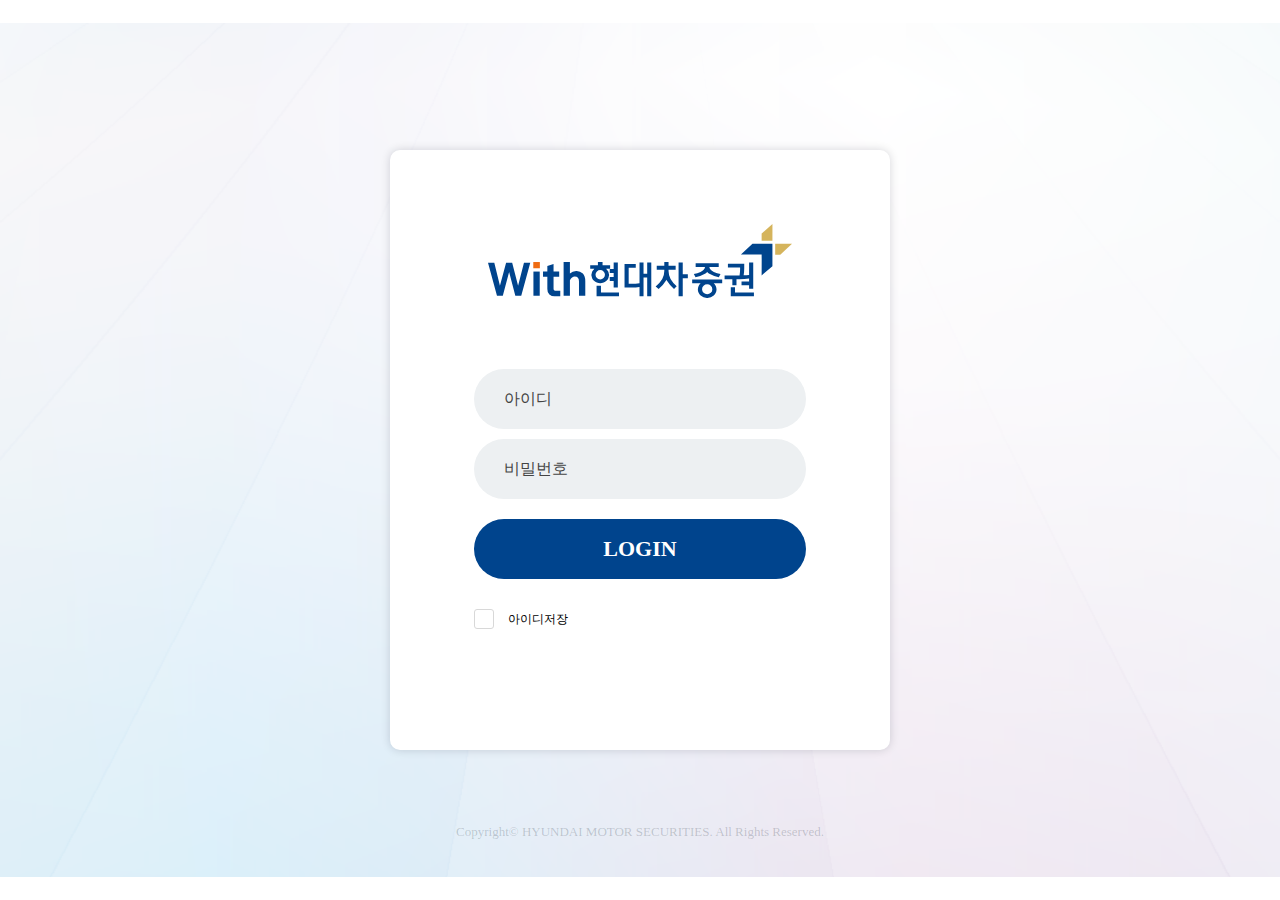
<file: 20210825_현대차증권/login/login.html>
<html>
    <head>
        <meta charset="UTF-8">
        <link rel='stylesheet' type='text/css' href='css/login.css'/>
    </head>

    <body>
        <div class='container'>
            <div class='wrap'>
                <h3 class='logo'><img src='images/login_logo.svg'></h3>
                
                <form class='login_appr'>
                    <ul>
                        <li class='input_id'>
                            <input type='text' name='user_id' placeholder='아이디' onfocus="this.placeholder=''" onblur="this.placeholder='아이디'">
                        </li>
                        <li class='input_pwd'>
                            <input type='text' name='user_pwd' placeholder='비밀번호' onfocus="this.placeholder=''" onblur="this.placeholder='비밀번호'">
                        </li>
                        <li class='login_btn'>
                            <span>LOGIN</span>
                        </li>
                        <li class='save_id'>
                            <input type='checkbox' id='save_id'>
                            <label for='save_id'>
                                <span></span>
                            </label>
                            <label for='save_id'>
                                <span>아이디저장</span>
                            </label>
                        </li>
                    </ul>
                </form>
            </div>

            <div class='copyright'>
                <p>Copyright© HYUNDAI MOTOR SECURITIES. All Rights Reserved.</p>
            </div>
        </div>
    </body>
</html>
</file>
<file: 20210806_비즈오피스_모바일/tagInput/tagInput.css>
.labelinput, .labelinput:focus { 
	border: none; 
	outline: none; 
}

.tagLabel { 
	margin: 0 4px 4px 0; 
	font-size: 100%;
	background-color:#E0F0FF;
	display:inline-block;
	line-height:28px;
	height:28px;
	border-radius:14px;
	padding:0 5px 0 10px;
}

.closelabel { 
	color: #888; 
	text-decoration:none;
}
</file>
<file: 20210806_비즈오피스_모바일/css/font.css>
@charset "utf-8";

@import url('https://fonts.googleapis.com/css2?family=Noto+Sans+KR:wght@100;300;400;500;700;900&display=swap');

@font-face{
    font-family:'AppleSDGothicNeoM';
    src:url('../font/AppleSDGothicNeoM.ttf');
    font-weight:300;
    font-style:normal;
}

@font-face{
    font-family:'NotoSansCJKkr-Regular';
    src:url('../font/NotoSansCJKkr-Regular.otf');
    font-weight:300;
    font-style:normal;
}
</file>
<file: 20210806_비즈오피스_모바일/css/main.css>
@charset "utf-8";
html{overflow-x:hidden;}

.wrapper{width:100%; position:relative;}

.main_content{width:100%; display:block; padding-bottom:83px; box-sizing:border-box; position:relative;}
.main_content:before{content:'';  position:absolute; z-index:-1; display:block; width:100%; height:238px; background-color:#3C85EF; border-radius:0 0 20px 20px;}

/* header 시작 */
header{height:48px; text-align:center;}
header .kt_logo{display:inline-block; height:48px;}
header .kt_logo img{margin-top:15px;}
header .setting_icon{position:absolute; margin-top:10px; margin-right:4%; right:0;}
/* header 끝 */


/* infor 시작 */
.info{margin-bottom:22px; background-color:transparent; box-shadow:none;}
.info .info_photo{width:48px; height:48px; float:left; overflow:hidden; border-radius:24px; margin-right:20px;}
.info .info_txt{float:left; color:#fff;}
.info .info_txt .info_name{font-size:17px;}
.info .info_txt dd{margin-top:10px;}
/* info 끝 */


/* my_menu 시작 */
.my_menu{padding:15px 5%;}
.my_menu .my_menu_title{text-align:right; height:26px; line-height:26px;}
.my_menu .my_menu_title dt{float:left; font-size:13px;}

.my_menu ul{display:flex; width:100%; flex-wrap:wrap;}
.my_menu ul li{width:25%; text-align:center; padding-top:20px;}
.my_menu ul li dl{position:relative;}
.my_menu ul li dl dt{display:inline-block; width:100%; height:35px;}
.my_menu ul li dl dt img{vertical-align:middle;}
.my_menu ul li dl dd{margin-top:10px;}
.my_menu ul li dl dd.current_count{position:absolute; right:calc(50% - 25px); top:-15px;}
.my_menu ul li dl dd.current_count span{display:inline-block; width:18px; height:18px; text-align:center; line-height:18px; color:#fff; background-color:#F01821; border-radius:50%;}
/* my_menu 끝 */


/* 출퇴 시작 */
.time_check{padding:20px 5%;}
.time_check .current_time{text-align:center; margin-bottom:10px;}
.time_check .current_time span{font-size:18px;}
.time_check .in_out_check span{display:inline-block; width:48%; height:40px; line-height:40px; text-align:center; border-radius:5px; background-color:#A0A5B2; color:#fff; font-size:13px;}
.time_check .in_out_check span:hover,.time_check .in_out_check span.on{background-color:#3C85EF;}
.time_check .in_out_check span img{vertical-align:middle; margin-bottom:2px; margin-left:10px;}
/* 출퇴 끝 */


/* 공지사항 시작 */
.notice{box-shadow:none;}
.notice.swiper-container{overflow:visible;}
.notice ul{height:auto;}
.notice ul li{padding:15px 5%; box-sizing:border-box;  box-shadow:1px 1px 6px rgba(0,0,0,0.16), -1px -1px 6px rgba(0,0,0,0.16); border-radius:5px;}
.notice ul li  > dl{overflow:hidden; height:26px; line-height:26px; margin-bottom:5px;}
.notice ul li  > dl dt{float:left;}
.notice ul li  > dl dd{float:right;}

.notice_content dl{overflow:hidden; height:22px; line-height:22px; margin-bottom:10px;}
.notice_content dl dt{float:left; width:70%; overflow:hidden; white-space:nowrap; text-overflow:ellipsis; font-size:17px;}
.notice_content dl dd{float:right; font-size:12px; line-height:28px;}
.notice_content dl dd.cont_date{margin-right:5px;}

.notice_content p{overflow:hidden; text-overflow:ellipsis; display:-webkit-box; -webkit-line-clamp:2; -webkit-box-orient:vertical;}
/* 공지사항 끝 */


/* 공지사항 네비 시작  */
.notice_navi{box-shadow:none; margin-top:15px;}
.notice .swiper-pagination{position:static; margin-top:15px;}
.swiper-pagination span{margin-right:3%;}
.swiper-pagination span:last-child{margin-right:0;}




/* 직원찾기 시작 */
.employee_search{padding:8px 2% 8px 4% ; margin-bottom:20px;}
.employee_search img{vertical-align:middle; margin-right:3%;}
.employee_search input{height:40px; width:calc(100% - 22% - 22px);}
.employee_search .employee_search_btn{display:inline-block; float:right; width:18%; height:40px; text-align:center; line-height:40px; background-color:#3C85EF; color:#fff; border-radius:5px;}
/* 직원찾기 끝 */


/* 메일 시작 */
.mail{padding:20px 5%; margin-bottom:0;}
.mail .mail_title{height:26px; line-height:26px;}
.mail .mail_title dt{float:left;}
.mail .mail_title dt img{margin-top:4px;}
.mail .mail_title dt span{margin-left:10px;}
.mail .mail_title dd{float:right;}

.mail .mail_list{margin-top:20px;}
.mail .mail_list dl{overflow:hidden; margin-bottom:15px;}
.mail .mail_list dl:last-child{margin-bottom:0;}
.mail .mail_list dl dt{float:left; max-width:calc(100% - 110px); letter-spacing:-0.5px; overflow:hidden; white-space:nowrap; text-overflow:ellipsis;}
.mail .mail_list dl dd{float:right; font-size:13px; overflow:hidden; white-space:nowrap; text-overflow:ellipsis; width:35px;}
.mail .mail_list dl dd.mail_date{margin-right:5px;}

.mail .mail_list .link_icon{margin-left:5px;}
.mail .mail_list .link_icon img{margin-top:2px;}
/* 메일 끝 */
</file>
<file: 20210806_비즈오피스_모바일/css/mail_list.css>
@charset "utf-8";

.mail_content{width:100%; display:block; position:relative; padding-bottom:63px; padding-top:53px; box-sizing:border-box;}

/* list_checked_area 시작 */
.list_checked_area{position:fixed; top:0; left:0; width:100%; height:113px; background-color:#000; z-index:1000; display:none;}
.list_checked_area > dl{height:25px; line-height:25px; padding:10px 15px;}
.list_checked_area > dl dt{float:left; color:#fff;}
.list_checked_area > dl dt span{color:#1E8FFF;}
.list_checked_area > dl dd{float:right;}
.list_checked_area > dl dd span img{margin-top:4px;}

.list_checked_area ul{display:flex; padding:0 5%; box-sizing:border-box;}
.list_checked_area ul li{width:20%; text-align:center;}
.list_checked_area ul li dl dt{height:24px;}
.list_checked_area ul li.list_checked_menu_01 dl dt{background:url(../images/list_checked_menu_01.svg) no-repeat center bottom;}
.list_checked_area ul li.list_checked_menu_02 dl dt{background:url(../images/list_checked_menu_02.svg) no-repeat center bottom;}
.list_checked_area ul li.list_checked_menu_03 dl dt{background:url(../images/list_checked_menu_03.svg) no-repeat center bottom;}
.list_checked_area ul li.list_checked_menu_04 dl dt{background:url(../images/list_checked_menu_04.svg) no-repeat center bottom;}
.list_checked_area ul li.list_checked_menu_05 dl dt{background:url(../images/list_checked_menu_05.svg) no-repeat center bottom;}
.list_checked_area ul li dl dd{color:#fff; margin-top:15px;}





/* header 시작 */
.mail_content header{width:100%; height:53px; font-size:20px; line-height:53px; text-align:center; position:fixed; top:0; left:0; background-color:#fff; z-index:100;}
.mail_content header .prev_page_btn{float:left; margin:18px 0 0 10px;}
.mail_content header span{float:none;}
.mail_content header .mail_search{float:right; margin:13px 10px 0 0;}
/* header 끝 */


/* ===== mail_list_area 시작 ===== */

/* mail_list_title start */
.mail_list_area .mail_list_title{background-color:#F4F4F4; height:60px;}
.mail_list_area .mail_list_title dt{float:left; line-height:60px; margin-left:20px; font-size:17px;}
.mail_list_area .mail_list_title dt .check_icon{margin-right:5px;}
.mail_list_area .mail_list_title dt .current_mail_amount{display:inline-block; font-size:13px; border:1px solid #178BFF; padding:0 6px; box-sizing:border-box; height:20px; border-radius:10px; line-height:20px; color:#178bff;}

.mail_list_area .mail_list_title dd{float:right; line-height:60px; margin-right:20px;}
.mail_list_area .mail_list_title dd .mail_reload{margin-right:10px;}
/* mail_list_title end */


/* mail_list 시작 */
.mail_list{width:100%;}
.mail_list li{width:100%; display:flex; overflow:hidden; padding:10px 0; border-bottom:1px solid #EFF1F6; position:relative;}
.mail_list li:nth-child(1):before{content:''; display:inline-block; position:absolute; left:0; top:0; width:4px; height:100%; background-color:#1E8FFF}
.mail_list li:nth-child(2):before{content:''; display:inline-block; position:absolute; left:0; top:0; width:4px; height:100%; background-color:#1E8FFF}
.mail_list li:nth-child(3):before{content:''; display:inline-block; position:absolute; left:0; top:0; width:4px; height:100%; background-color:#1E8FFF}
.mail_list li:nth-child(4):before{content:''; display:inline-block; position:absolute; left:0; top:0; width:4px; height:100%; background-color:#1E8FFF}

.mail_list li div.list_left_area{width:15%; text-align:center; margin:auto 0;}
.mail_list li div.list_right_area{width:85%;}
.mail_list li div dl{overflow:hidden; padding-right:10px; box-sizing:border-box; height:24px; line-height:24px;}
.mail_list li div dl dt{float:left;}
.mail_list li div dl dd{float:right; font-size:12px;}

input[type='checkbox']{display:none;}
input[type='checkbox'] + label span{display:inline-block; width:20px; height:20px; background:url(../images/bg_checkbox.svg) no-repeat 0 0;}
input[type='checkbox']:checked + label span{background:url(../images/bg_checkbox_checked.svg) no-repeat 0 0;}

.mail_list li div.list_right_area .list_DL_01{margin-bottom:5px;}
.mail_list li div.list_right_area .list_DL_01 .favorite span{display:inline-block; width:20px; height:24px;}
.mail_list li div.list_right_area .list_DL_01 .favorite_on span{background:url(../images/mail_favorite_on.svg) no-repeat 0 0;}
.mail_list li div.list_right_area .list_DL_01 .favorite_off span{background:url(../images/mail_favorite_off.svg) no-repeat 0 0;}
.mail_list li div.list_right_area .list_DL_01 .mail_list_time{margin-right:10px; font-size:13px;}
.mail_list li div.list_right_area .list_DL_01 .mail_list_date{margin-right:5px; font-size:13px;}



.mail_list li div.list_right_area .list_DL_02{}
.mail_list li div.list_right_area .list_DL_02 dt{max-width:calc(100% - 20px); overflow:hidden; white-space:nowrap; text-overflow:ellipsis; font-size:15px; height:24px;}
.mail_list li div.list_right_area .list_DL_02 dt.grade_up{color:#DC000C}
.mail_list li div.list_right_area .list_DL_02 dt.grade_up{background:url(../images/grade_up.svg) no-repeat 0 3px; padding-left:15px; box-sizing:border-box;}
.mail_list li div.list_right_area .list_DL_02 dt.grade_down{background:url(../images/grade_down.svg) no-repeat 0 3px; padding-left:15px; box-sizing:border-box;}
.mail_list li div.list_right_area .list_DL_02 dd{height:24px; margin-right:3px;}
.mail_list li div.list_right_area .list_DL_02 dd span{display:inline-block; width:16px; height:24px; background:url(../images/mail_link_icon.svg) no-repeat 0 center;}
/* mail_list 끝 */



.top_move{position:fixed; bottom:80px; right:10px; width:50px; height:50px; border:1px solid #D6DBE4; box-sizing:border-box; box-shadow:0px 3px 3px rgba(0,0,0,0.16); border-radius:50%;background:url(../images/aside_up.svg) no-repeat center center; background-color:#fff !important; z-index:100;}
.write_page_move{position:fixed; bottom:140px; right:10px; width:50px; height:50px; box-sizing:border-box; box-shadow:0px 3px 3px rgba(0,0,0,0.16); border-radius:50%; background:url(../images/mail_write_icon.svg) no-repeat center center; background-color:#1E8FFF; z-index:10;}
</file>
<file: 20210806_비즈오피스_모바일/css/mail_write.css>
@charset "utf-8";

/* base */
.mail_write{display:none; padding-bottom:68px; box-sizing:border-box;}

input{vertical-align:middle;}
.mail_write dl{overflow:hidden;}
.mail_write .write_L{float:left;}
.mail_write .write_L.receiver_txt{width:75px; height:50px; line-height:50px;}
.mail_write .write_R{float:right;}
.mail_write .write_search{width:calc(100% - 68px - 75px); margin:auto 0;}
.mail_write .write_layout{border-bottom:1px solid #eee; padding:0 10px;  box-sizing:border-box;}
.mail_write .tree{display:inline-block; width:29px; height:29px; background:url(../images/tree_icon.svg) no-repeat center center; border:1px solid #eee; box-sizing:border-box; border-radius:3px; margin-right:10px;}
.mail_write .address_icon{display:inline-block; width:29px; height:29px; background:url(../images/address_icon.svg) no-repeat center center; border:1px solid #eee; box-sizing:border-box; border-radius:3px;}
.mail_write .file_area .file_type_jpg{display:inline-block; width:20px; height:20px; background:url(../images/jpg_file_img.svg) no-repeat center center; vertical-align:middle; margin-right:5px;}
.mail_write .file_area .file_type_ppt{display:inline-block; width:20px; height:20px; background:url(../images/ppt_file_img.svg) no-repeat center center; vertical-align:middle; margin-right:5px;}
.mail_write .file_area .file_delete{display:inline-block; width:10px; height:10px; background:url(../images/close_icon.png) no-repeat center center / 7px 7px;}


/* mail_write content */
.mail_write header{text-align:left; line-height:53px; border-bottom:1px solid #d5d5d5; padding:0 10px; box-sizing:border-box; height:53px;}
.mail_write header dl dt{margin-top:19px;}
.mail_write header dl dd{height:30px; border:1px solid #DFDFDF; border-radius:15px; line-height:30px; margin-top:11px; padding:0 5px; margin-right:5px;}
.mail_write header dl dd.send_mail{border-color:#1C8DFD; color:#1C8DFD; margin-right:0;}

.mail_write .reference_expand_icon{margin-left:5px; display:inline-block; width:16px; height:16px; background:url(../images/expand_down.svg) no-repeat 0 center; vertical-align:middle;}
.mail_write .reference_expand_icon.on{background:url(../images/expand_up.svg) no-repeat 0 0;}

.mail_write .write_title input{height:50px; line-height:50px;}

.mail_write .add_file_area{height:auto; }
.mail_write .add_file{height:45px; line-height:45px; box-sizing:border-box;}
.mail_write .add_file .add_file_amount{margin-left:5px;}
.mail_write .add_file .file_link_icon{display:inline-block; width:29px; height:29px; border:1px solid #d5d5d5; box-sizing:border-box; border-radius:3px; background:url(../images/mail_link_icon.svg) no-repeat center center; margin-top:8px;}
.mail_write .add_file .per_area{margin-right:15px;}
.mail_write .add_file .per_area .per_outer{display:inline-block; width:50px; height:6px; background-color:#DDDDDD; border-radius:3px; margin-right:5px; transform:translateY(-2px)}
.mail_write .add_file .per_area .per_inner{display:inline-block; width:70%; height:6px; background-color:#1E8FFF; border-radius:3px;}

.mail_write .file_area ul{display:flex; flex-wrap:wrap; width:100%; padding-bottom:10px; box-sizing:border-box; overflow:hidden;}
.mail_write .file_area ul li{width:calc(50% - 5px); border:1px solid #d5d5d5; box-sizing:border-box; border-radius:3px; margin-right:10px; padding:5px; margin-bottom:5px;}
.mail_write .file_area ul li:nth-child(2){margin-right:0;}
.mail_write .file_area ul p{width:100%; overflow:hidden; white-space:nowrap; text-overflow:ellipsis;}
.mail_write .mail_text_area textarea{resize:none; border:none; outline:none; width:100%; min-height:200px; padding:10px 15px; box-sizing:border-box;}


.mail_write .reference_expand_area{display:none;}
.mail_write .file_area{display:none;}


.mail_write .write_layout_form{display:flex; width:100%; padding:10px;}
.mail_write .write_layout_form .write_L_form{margin:auto 0; width:75px;}
.mail_write .write_layout_form .write_R_form{margin:auto 0; width:68px;}
</file>
<file: 20210806_비즈오피스_모바일/css/footer.css>
@charset "utf-8";

/* footer 메뉴 시작 */
footer{width:100%; position:fixed; bottom:0; z-index:100; padding:10px 5%; box-sizing:border-box; box-shadow:0 -2px 2px rgba(0,0,0,0.16); background-color:#fff; font-family:'NotoSansKR';}
footer ul{display:flex; width:100%; flex-wrap:wrap;}
footer ul li{width:calc(100% / 6); text-align:center;}
footer ul li dt{height:20px;}
footer ul li dt img{vertical-align:bottom;}
footer ul li dd{margin-top:5px;}
/* footer 메뉴 끝 */
</file>
<file: 20210806_비즈오피스_모바일/css/menu_tab.css>
@charset "utf-8";

/* ======================================================================= */

/* menu_tab 시작 */
.menu_tab{background-color:#fff; width:100%;  font-family:'NotoSansCJKkr-Regular'; display:none; padding-bottom:68px; box-sizing:border-box;}
.menu_tab:before{content:''; position:fixed; width:40%; height:100%; background-color:#f2f3f5;}


/* header 시작 */
.menu_tab header{height:48px; line-height:48px; padding:0 4%; box-sizing:border-box; background-color:#fff; position:relative;}
.menu_tab header dl dt{float:left;}
.menu_tab header dl dt span{font-size:17px;}
.menu_tab header dl dd{float:right; margin-top:15px;}
/* header 끝 */


/* menu_tab_quick 시작 */
.menu_tab_quick{margin:0; width:100%; box-shadow:none; border-radius:0%; box-shadow:0 3px 5px rgba(0,0,0,0.16); position:relative; z-index:100}
.menu_tab_quick ul{display:flex; flex-wrap:wrap; width:100%;}
.menu_tab_quick ul li{width:33.333%; text-align:center; padding:15px 0;}
.menu_tab_quick ul li dl dd{margin-top:10px;}
/* menu_tab_quick 끝 */


/* menu_list 시작 */
.menu_list_area{position:relative; width:100%;}
.menu_list_area span{cursor:pointer;}
.list_depth_01{width:100%; padding-left:5px; padding-top:25px; box-sizing:border-box; position:relative; z-index:1}
.list_depth_01 > li{width:43%; height:43px; line-height:43px; padding-left:10px; box-sizing:border-box; margin-bottom:10px;}
.list_depth_01 > li.on{background-color:#3C85EF; border-radius:22px;}
.list_depth_01 > li > span{display:inline-block; font-size:18px; max-width:93%; overflow:hidden; white-space:nowrap; text-overflow:ellipsis;}
.list_depth_01 > li.on > span{color:#fff;}

.list_depth_01 li > div{position:absolute; left:40%; top:0; width:60%; padding:30px 6%; box-sizing:border-box; display:none;}

.list_depth_02{font-size:16px;}
.list_depth_02 > li{line-height:38px;}
.list_depth_02 > li > img{margin-left:5px; margin-bottom:1px;}

.list_depth_03{display:none;}
.list_depth_03 > li{padding-left:10%;}
.list_depth_03 > li > span{overflow:hidden; white-space:nowrap; text-overflow:ellipsis;}
.list_depth_03 > li > span:before{content:'-'; margin-right:5px;}
.list_depth_03 > li.on span{color:#3C85EF}
</file>
<file: 20210806_비즈오피스_모바일/css/organization_chart.css>
@charset "utf-8";

/* 기본 스타일시트 */
.organization_chart{padding-bottom:68px; display:none;}

.organization_chart .chart_depth_03, .organization_chart .chart_depth_04{display:none;}

.organization_chart .chart_depth_01 > li > p{border-bottom:1px solid #D6DBE4}
.organization_chart .chart_depth_02 > li{padding-left:30px; border-bottom:1px solid #D6DBE4;}
.organization_chart .chart_depth_03 > li{padding-left:30px;}
.organization_chart .chart_depth_04 > li span{font-size:13px; font-weight:normal; padding-left:0px;} 

.organization_chart span{display:inline-block; box-sizing:border-box; height:40px; padding-left:0; box-sizing:border-box; line-height:40px; font-weight:bold}
span.line_bg, span.expand_icon{display:inline-block; width:30px; height:40px; vertical-align:middle; background-repeat:no-repeat !important; background-position:0 0; margin-left:15px;}

.organization_chart li.expand > p > span.expand_icon{display:inline-block; width:30px; background:url(../images/orgchart_expand.svg);}
.organization_chart li.expand.on > p > span.expand_icon{display:inline-block; width:30px; background:url(../images/orgchart_expand_on.svg);}
.organization_chart li.expand > span.expand_icon{display:inline-block; width:30px; background:url(../images/orgchart_expand.svg);}
.organization_chart li.expand.on > span.expand_icon{background:url(../images/orgchart_expand_on.svg) 0 0;}
.organization_chart li.expand.down > span.expand_icon{background:url(../images/orgchart_expand_down.svg);}
.organization_chart li.expand.down.on > span.expand_icon{background:url(../images/orgchart_expand_down_on.svg);}
.organization_chart li.expand.up > span.expand_icon{background:url(../images/orgchart_expand_up.svg);}
.organization_chart li.expand.up.on > span.expand_icon{background:url(../images/orgchart_expand_up_on.svg);}
.organization_chart li.expand.down.up > span.expand_icon{background:url(../images/orgchart_expand_down_up.svg);}
.organization_chart li.expand.down.up.on > span.expand_icon{background:url(../images/orgchart_expand_down_up_on.svg);}
.organization_chart li.vertical_line > span.line_bg{background:url(../images/orgchart_vertical_bg.svg);}
/* =========================================================================================================================================================== */


/* 조직도 header */
.organization_chart header{text-align:left; border-bottom:1px solid #D6DBE4;}
.organization_chart header p{height:53px; line-height:53px; font-size:16px;}
.organization_chart header .close_btn{display:inline-block; width:32px; height:53px; background:url(../images/org_close_btn.svg) no-repeat 0 45% / 16px; vertical-align:middle; line-height:normal; margin-left:15px;}
.organization_chart header .header_txt{height:auto;}
</file>
<file: 20210806_비즈오피스_모바일/css/contact.css>
@charset "utf-8";

.detail_tab ul, .contact_list_tab{display:flex; flex-wrap:wrap; width:100%;}


.contact{padding-bottom:68px; display:none;}
.contact header{height:53px; line-height:53px; text-align:left;}
.contact header dl dt{float:left;}
.contact header dl dt.close_btn span{display:inline-block; width:16px; height:53px; background:url(../images/org_close_btn.svg) no-repeat center 45% / 16px; vertical-align:middle; margin-left:15px;}
.contact header dl dt.header_txt{font-size:16px; margin-left:15px; font-weight:bold;}
.contact header dl dd{float:right;}
.contact header dl dd span{display:inline-block; width:40px; height:53px; background:url(../images/icon_check.svg) no-repeat right center / 18px; margin-right:15px;}


.contact .contact_tab{height:45px; line-height:45px; background-color:#297CD3; color:#fff;}
.contact .contact_tab span{display:inline-block; padding:0 15px;}
.contact .contact_tab span.on{text-decoration:underline;}


.contact .detail_tab{padding:0 15px; box-sizing:border-box; border-bottom:1px solid #eaeaea;}
.contact .detail_tab li{padding:10px 0;}
.contact .detail_tab li.tab_left{width:70px; line-height:24px;}
.contact .detail_tab li.tab_center{width:calc(100% - 100px);}
.contact .detail_tab li.tab_center input{line-height:24px;}
.contact .detail_tab li.tab_right{width:30px;}

.contact .detail_tab ul.detail_tab_select{border-bottom:1px solid #EAEAEA;}
.contact .detail_tab ul.detail_tab_select li{padding-bottom:5px;}
.contact .detail_tab ul.detail_tab_select li.tab_center span.select_txt{display:inline-block; border:1px solid #D6DBE4; padding:0 5px; height:24px; line-height:24px; background-color:#F8F9FB; border-radius:12px; margin-bottom:5px;}
.contact .detail_tab ul.detail_tab_select li.tab_center span.right_icon{display:inline-block; width:14px; height:24px; background:url(../images/right_icon.svg) no-repeat center center / 5px;; vertical-align:middle;}
.contact .detail_tab ul.detail_tab_select li.tab_right span{display:block;  height:100%; background:url(../images/add_select_tab.svg) no-repeat right 4px / 18px;}

.contact .detail_tab ul.detail_tab_search li.tab_right span{display:block; height:100%; background:url(../images/contact_search_icon.svg) no-repeat right 2px / 18px;}


.contact .contact_list_area{padding:0 15px; box-sizing:border-box;}
.contact .contact_list_area p.contact_list_amount{padding:10px 0; border-bottom:1px solid #eaeaea; margin-bottom:10px;}
.contact .contact_list_area p.contact_list_amount span{color:#004A8D;}

.contact .contact_list_tab li{padding:10px 0;}
.contact .contact_list_tab li.tab_left{width:50px;}
.contact .contact_list_tab li.tab_left span.personal{display:block; height:100%; background:url(../images/contact_personal_icon.svg) no-repeat left top / auto 100%;}
.contact .contact_list_tab li.tab_left span.group{display:block; height:100%; background:url(../images/contact_group_icon.svg) no-repeat left top / auto 100%;}
.contact .contact_list_tab li.tab_center{width:calc(100% - 100px);}
.contact .contact_list_tab li.tab_center p{overflow:hidden; white-space:nowrap; text-overflow:ellipsis;}
.contact .contact_list_tab li.tab_center p span.contact_thick{font-weight:bold;}
.contact .contact_list_tab li.tab_right{width:50px;}
.contact .contact_list_tab li.tab_right span{display:block; height:100%; background:url(../images/contact_list_add.svg) no-repeat center right / 15px;}




.contact .detail_tab ul.selected{border-top:1px solid #eaeaea; display:none;}
.contact .detail_tab ul.selected li{padding-bottom:5px;}
.contact .detail_tab ul.selected li.tab_center{width:calc(100% - 70px);}
.contact .detail_tab ul.selected li.tab_center span{display:inline-block; padding:0 5px; height:24px; line-height:24px; border:1px solid #eaeaea; border-radius:12px; margin-bottom:5px; margin-right:5px;}
</file>
<file: 20210806_비즈오피스_모바일/css/mail_confirm.css>
@charset "utf-8";

.mail_confirm{display:none;}

/* base */
.mail_confirm{display:none; padding-bottom:88px;}

input{vertical-align:middle;}
.mail_confirm dl{overflow:hidden;}
.mail_confirm .write_L{float:left;}
.mail_confirm .write_L.receiver_txt{width:75px; height:50px; line-height:50px;}
.mail_confirm .write_R{float:right;}
.mail_confirm .write_layout{border-bottom:1px solid #eee; padding:0 10px;  box-sizing:border-box;}
.mail_confirm .file_area .file_type_jpg{display:inline-block; width:20px; height:20px; background:url(../images/jpg_file_img.svg) no-repeat center center; vertical-align:middle; margin-right:5px;}
.mail_confirm .file_area .file_type_ppt{display:inline-block; width:20px; height:20px; background:url(../images/ppt_file_img.svg) no-repeat center center; vertical-align:middle; margin-right:5px;}
.mail_confirm .file_area .file_delete{display:inline-block; width:10px; height:10px; background:url(../images/close_icon.png) no-repeat center center / 7px 7px;}

.mail_confirm .reference_expand_icon{margin-left:5px; display:inline-block; width:16px; height:16px; background:url(../images/expand_down.svg) no-repeat 0 center; vertical-align:middle;}
.mail_confirm .reference_expand_icon.on{background:url(../images/expand_up.svg) no-repeat 0 0;}


/* ===================== mail_confirm content =================== */

/* header */
.mail_confirm header{text-align:left; border-bottom:1px solid #d5d5d5; padding:0 10px; box-sizing:border-box; height:53px;}
.mail_confirm header dl dt{margin-top:19px;}
/* .mail_confirm header dl dd{height:30px; border:1px solid #DFDFDF; border-radius:15px; line-height:30px; margin-top:11px; padding:0 5px; margin-right:5px;} */
.mail_confirm header dl dd.mail_confirm_menu span{display:inline-block; width:12px; height:100%; background:url(../images/mail_confirm_menu_icon.svg) no-repeat center center / auto 18px;}
.mail_confirm header dl dd.mail_delete span{display:inline-block; width:20px; height:100%; background:url(../images/mail_delete_icon.svg) no-repeat center center / auto 16px; margin-right:10px;}
.mail_confirm header dl dd.mail_reply > span{display:inline-block; padding:0 5px; border:1px solid #DFDFDF; margin-top:11px; box-sizing:border-box; border-radius:31px; margin-right:10px;}
.mail_confirm header dl dd .reply_icon{display:inline-block; width:12px; height:31px; background:url(../images/mail_reply_icon.svg) no-repeat 0 45% / 12px auto; vertical-align:middle; margin-right:5px;}
.mail_confirm header dl dd .reply_all_icon{display:inline-block; width:12px; height:31px; background:url(../images/mail_reply_all.svg) no-repeat 0 45% / 12px auto; vertical-align:middle; margin-right:5px;}
 
/* 받은 메일 제목 */
.mail_confirm .receive_mail_title{padding:15px 10px;}
.mail_confirm .receive_mail_title ul li:nth-child(1){overflow:hidden; text-overflow:ellipsis; display:-webkit-box; -webkit-line-clamp:2; -webkit-box-orient:vertical; font-weight:600;}
.mail_confirm .receive_mail_title ul li:nth-child(2){margin-top:10px; height:24px; line-height:24px;}
.mail_confirm .receive_mail_title ul li:nth-child(2) .date{margin-right:5px;}
.mail_confirm .receive_mail_title ul li:nth-child(2) .favorite{display:inline-block; width:16px; height:24px; background:url(../images/mail_favorite_on.svg) no-repeat center center;}
.mail_confirm .receive_mail_title ul li:nth-child(2) .link_icon{display:inline-block; width:16px; height:24px; background:url(../images/mail_link_icon.svg) no-repeat center center; margin-right:10px;}

/* 첨부파일 */
.mail_confirm .add_file_area{height:auto; }
.mail_confirm .add_file{height:45px; line-height:45px; box-sizing:border-box;}
.mail_confirm .add_file .add_file_amount{margin-left:5px;}
.mail_confirm .add_file .save_all{margin-left:10px; text-decoration:underline; color:#1E8FFF;}

.mail_confirm .file_area ul{display:flex; flex-wrap:wrap; width:100%; padding-bottom:10px; box-sizing:border-box; overflow:hidden;}
.mail_confirm .file_area ul li{width:calc(50% - 5px); border:1px solid #d5d5d5; box-sizing:border-box; border-radius:3px; margin-right:10px; padding:5px; margin-bottom:5px;}
.mail_confirm .file_area ul li:nth-child(2){margin-right:0;}
.mail_confirm .file_area ul p{width:100%; overflow:hidden; white-space:nowrap; text-overflow:ellipsis;}


/* 받은메일 내용 */
.mail_confirm .mail_text_area{padding:10px 10px 0 10px;}
.mail_confirm .mail_text_area p{line-height:1.5;}
.mail_confirm .mail_text_area img{width:290px; height:auto; margin-top:10px;}
.mail_confirm .mail_text_area ul{display:flex; flex-wrap:wrap; width:96%; box-shadow:1px 1px 3px rgba(0,0,0,0.16), -1px -1px 3px rgba(0,0,0,0.16); margin:20px auto 0; border-radius:5px;}
.mail_confirm .mail_text_area ul li{width:33.333%; border-right:1px solid #dfdfdf; box-sizing:border-box; text-align:center; height:45px; line-height:45px;}
.mail_confirm .mail_text_area ul li span{display:inline-block; width:18px; height:100%; vertical-align:middle; background-repeat:no-repeat !important; background-position:left 45% !important;}
.mail_confirm .mail_text_area ul li span.reply_icon{background:url(../images/mail_reply_icon.svg);}
.mail_confirm .mail_text_area ul li span.reply_all_icon{background:url(../images/mail_reply_all_icon.svg);}
.mail_confirm .mail_text_area ul li span.relay_icon{background:url(../images/mail_relay_icon.svg);}


.mail_confirm .reference_expand_area{display:none;}
.mail_confirm .file_area{display:none;}


.mail_confirm .write_layout_form{display:flex; width:100%; padding:10px;}
.mail_confirm .write_layout_form .write_L_form{margin:auto 0; width:75px;}
.mail_confirm .write_layout_form .write_L_form_02{margin:auto 0; width:calc(100% - 75px);}
.mail_confirm .write_layout_form .write_L_form_02 span{display:inline-block; background-color:#ECECEC; padding:0 10px; height:26px; line-height:26px; border-radius:13px; margin-right:5px;}
.mail_confirm .write_layout_form .write_R_form{margin:auto 0; width:68px;}
</file>
<file: 20210806_비즈오피스_모바일/css/payment.css>
@charset "utf-8";

.payment_content{width:100%; display:block; position:relative; padding-bottom:63px; padding-top:53px; box-sizing:border-box; display:none;}

/* list_checked_area 시작 */
/* .list_checked_area{position:fixed; top:0; left:0; width:100%; height:113px; background-color:#000; z-index:1000; display:none;}
.list_checked_area > dl{height:25px; line-height:25px; padding:10px 15px;}
.list_checked_area > dl dt{float:left; color:#fff;}
.list_checked_area > dl dt span{color:#1E8FFF;}
.list_checked_area > dl dd{float:right;}
.list_checked_area > dl dd span img{margin-top:4px;}

.list_checked_area ul{display:flex; padding:0 5%; box-sizing:border-box;}
.list_checked_area ul li{width:20%; text-align:center;}
.list_checked_area ul li dl dt{height:24px;}
.list_checked_area ul li.list_checked_menu_01 dl dt{background:url(../images/list_checked_menu_01.svg) no-repeat center bottom;}
.list_checked_area ul li.list_checked_menu_02 dl dt{background:url(../images/list_checked_menu_02.svg) no-repeat center bottom;}
.list_checked_area ul li.list_checked_menu_03 dl dt{background:url(../images/list_checked_menu_03.svg) no-repeat center bottom;}
.list_checked_area ul li.list_checked_menu_04 dl dt{background:url(../images/list_checked_menu_04.svg) no-repeat center bottom;}
.list_checked_area ul li.list_checked_menu_05 dl dt{background:url(../images/list_checked_menu_05.svg) no-repeat center bottom;}
.list_checked_area ul li dl dd{color:#fff; margin-top:15px;} */





/* header 시작 */
.payment_content header{width:100%; height:53px; font-size:20px; line-height:53px; text-align:center; position:fixed; top:0; left:0; background-color:#fff; z-index:100;}
.payment_content header .prev_page_btn{float:left; margin:18px 0 0 10px;}
.payment_content header span{float:none;}
.payment_content header .payment_search{float:right; margin:13px 10px 0 0;}
/* header 끝 */


/* ===== mail_list_area 시작 ===== */

/* mail_list_title start */
.payment_list_area .payment_list_title{background-color:#F4F4F4; height:60px;}
.payment_list_area .payment_list_title dt{float:left; line-height:60px; margin-left:20px; font-size:17px;}
.payment_list_area .payment_list_title dt .check_icon{margin-right:5px;}
.payment_list_area .payment_list_title dt .current_payment_amount{display:inline-block; font-size:13px; border:1px solid #178BFF; padding:0 6px; box-sizing:border-box; height:20px; border-radius:10px; line-height:20px; color:#178bff;}

.payment_list_area .payment_list_title dd{float:right; line-height:60px; margin-right:20px;}
.payment_list_area .payment_list_title dd .payment_reload{margin-right:10px;}
/* mail_list_title end */


/* mail_list 시작 */
.payment_list{width:100%;}
.payment_list li{width:100%; display:flex; overflow:hidden; padding:10px 0; border-bottom:1px solid #EFF1F6; position:relative;}


.payment_list li div.list_left_area{width:15%; text-align:center; margin:auto 0;}
.payment_list li div.list_right_area{width:85%;}
.payment_list li div dl{overflow:hidden; padding-right:10px; box-sizing:border-box; height:24px; line-height:24px;}
.payment_list li div dl dt{float:left;}
.payment_list li div dl dd{float:right; font-size:12px;}

input[type='checkbox']{display:none;}
input[type='checkbox'] + label span{display:inline-block; width:20px; height:20px; background:url(../images/bg_checkbox.svg) no-repeat 0 0;}
input[type='checkbox']:checked + label span{background:url(../images/bg_checkbox_checked.svg) no-repeat 0 0;}

.payment_list li div.list_right_area .list_DL_01{margin-bottom:5px;}
.payment_list li div.list_right_area .list_DL_01 .favorite span{display:inline-block; width:20px; height:24px;}
.payment_list li div.list_right_area .list_DL_01 .favorite_on span{background:url(../images/mail_favorite_on.svg) no-repeat 0 0;}
.payment_list li div.list_right_area .list_DL_01 .favorite_off span{background:url(../images/mail_favorite_off.svg) no-repeat 0 0;}
.payment_list li div.list_right_area .list_DL_01 .mail_list_time{margin-right:10px; font-size:13px;}
.payment_list li div.list_right_area .list_DL_01 .mail_list_date{margin-right:5px; font-size:13px;}



.payment_list li div.list_right_area .list_DL_02{}
.payment_list li div.list_right_area .list_DL_02 dt{max-width:calc(100% - 20px); overflow:hidden; white-space:nowrap; text-overflow:ellipsis; font-size:15px; height:24px;}

.payment_list li div.list_right_area .list_DL_02 dd{height:24px; margin-right:3px;}
.payment_list li div.list_right_area .list_DL_02 dd span{display:inline-block; width:16px; height:24px; background:url(../images/mail_link_icon.svg) no-repeat 0 center;}
/* mail_list 끝 */



.payment_content .top_move{position:fixed; bottom:80px; right:10px; width:50px; height:50px; border:1px solid #D6DBE4; box-sizing:border-box; box-shadow:0px 3px 3px rgba(0,0,0,0.16); border-radius:50%;background:url(../images/aside_up.svg) no-repeat center center; background-color:#fff !important; z-index:100;}
.payment_content .payment_page_move{position:fixed; bottom:140px; right:10px; width:50px; height:50px; box-sizing:border-box; box-shadow:0px 3px 3px rgba(0,0,0,0.16); border-radius:50%; background:url(../images/mail_write_icon.svg) no-repeat center center; background-color:#1E8FFF; z-index:10;}
</file>
<file: 20210825_현대차증권/login/css/login.css>
@charset "utf-8";

html,body{width:100%;}

html,body,div,h3,img,form,ul,li,input,label,span,p{margin:0; padding:0;}
ul,li{list-style:none;}
img{border:none 0;}
input[type="text"]{border:none; outline:none; background-color:#edf0f2; height:40px; font-size:16px; color:#444;}
input::placeholder{font-size:16px; color:#444;}


body{background:url(../images/main_bg.png) no-repeat center center / 100%; position:relative; height:100%;}
.container{width:100%; height:100%; display:flex; align-items:center;}
.wrap{width:500px; height:600px; margin:0 auto; box-shadow:0px 0px 10px rgba(2,10,28,0.16); border-radius:10px; background-color:#fff;}

.logo{margin-top:74px; margin-bottom:71px; text-align:center;}

.login_appr ul{width:332px; margin:0 auto;}
.login_appr ul .input_id{height:60px; padding:0 30px; box-sizing:border-box; border-radius:30px; background-color:#EDF0F2; margin-bottom:10px; line-height:60px;}

.login_appr ul .input_pwd{height:60px; padding:0 30px; box-sizing:border-box; border-radius:30px; background-color:#EDF0F2; margin-bottom:20px; line-height:60px;}

.login_appr ul .login_btn{height:60px; padding:0 30px; box-sizing:border-box; border-radius:30px; background-color:#00448D; cursor:pointer; color:#fff; text-align:center; line-height:60px; font-size:22px; font-weight:bold; margin-bottom:30px;}

.login_appr ul .save_id{}
.login_appr ul .save_id input[type='checkbox']{display:none;}
.login_appr ul .save_id input[type='checkbox'] + label span{display:inline-block; width:20px; height:20px; border:1px solid #D8D8D8; box-sizing:border-box; border-radius:3px; vertical-align:middle;}
.login_appr ul .save_id input[type='checkbox']:checked + label span{background-color:#00448d; border:none;}
.login_appr ul .save_id span{font-size:12px; margin-right:10px;}


.copyright{position:absolute; left:50%; bottom:60px; transform:translateX(-50%); font-size:13px; color:rgba(4,16,30,0.2);}
</file>
